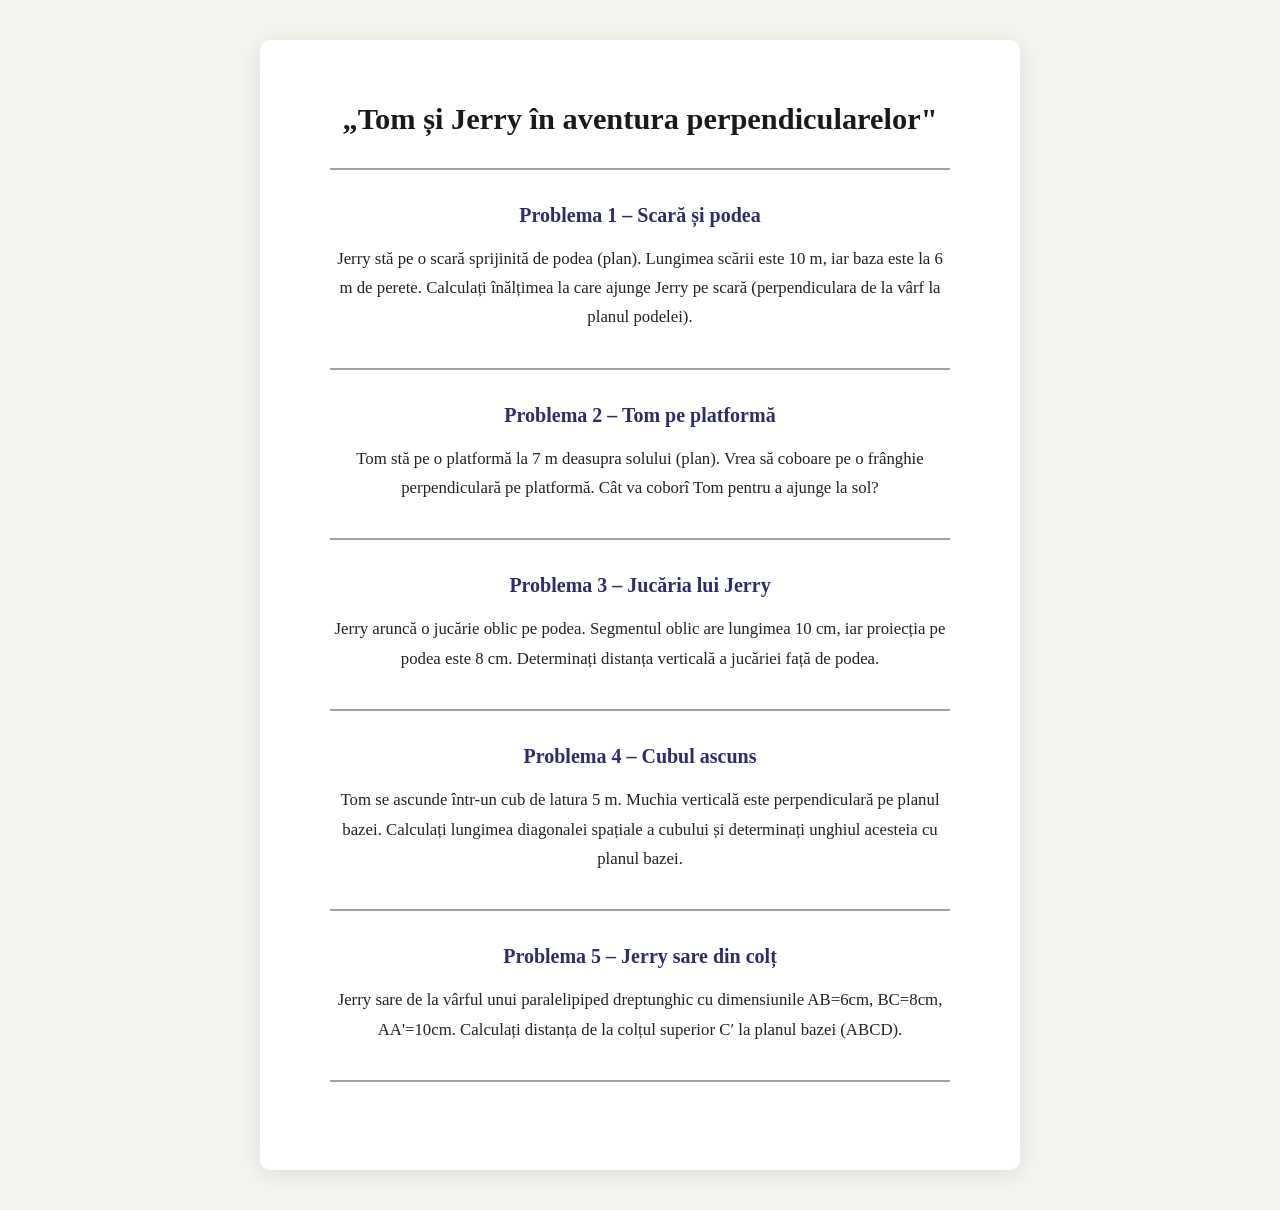
<file: aplicatii/Dreapta_perpendiculara_pe_plan_Tom_si_Jerry.html>
<!DOCTYPE html>
<html lang="ro">
<head>
  <meta charset="UTF-8">
  <meta name="viewport" content="width=device-width, initial-scale=1.0">
  <title>Tom și Jerry în aventura perpendicularelor</title>
  <style>
    * {
      box-sizing: border-box;
      margin: 0;
      padding: 0;
    }

    body {
      font-family: 'Georgia', 'Times New Roman', serif;
      background-color: #f5f5f0;
      color: #1a1a1a;
      padding: 40px 20px;
      line-height: 1.7;
    }

    .page {
      max-width: 760px;
      margin: 0 auto;
      background: #ffffff;
      border-radius: 10px;
      padding: 60px 70px;
      box-shadow: 0 4px 24px rgba(0,0,0,0.10);
    }

    .titlu-principal {
      font-size: 1.9rem;
      font-weight: bold;
      text-align: center;
      color: #1a1a1a;
      margin-bottom: 8px;
      line-height: 1.3;
    }

    hr.separator {
      border: none;
      border-top: 2px solid #a0a0a0;
      margin: 28px 0;
    }

    .problema {
      margin-bottom: 36px;
    }

    .problema-titlu {
      font-size: 1.25rem;
      font-weight: bold;
      color: #2c2c6e;
      margin-bottom: 12px;
      text-align: center;
    }

    .problema-text {
      font-size: 1.05rem;
      text-align: center;
      color: #222;
      line-height: 1.75;
    }
  </style>
</head>
<body>
  <div class="page">

    <h1 class="titlu-principal">„Tom și Jerry în aventura perpendicularelor"</h1>

    <hr class="separator">

    <div class="problema">
      <div class="problema-titlu">Problema 1 – Scară și podea</div>
      <p class="problema-text">
        Jerry stă pe o scară sprijinită de podea (plan). Lungimea scării este 10 m, iar baza este la 6 m de perete.
        Calculați înălțimea la care ajunge Jerry pe scară (perpendiculara de la vârf la planul podelei).
      </p>
    </div>

    <hr class="separator">

    <div class="problema">
      <div class="problema-titlu">Problema 2 – Tom pe platformă</div>
      <p class="problema-text">
        Tom stă pe o platformă la 7 m deasupra solului (plan). Vrea să coboare pe o frânghie perpendiculară pe platformă.
        Cât va coborî Tom pentru a ajunge la sol?
      </p>
    </div>

    <hr class="separator">

    <div class="problema">
      <div class="problema-titlu">Problema 3 – Jucăria lui Jerry</div>
      <p class="problema-text">
        Jerry aruncă o jucărie oblic pe podea. Segmentul oblic are lungimea 10 cm, iar proiecția pe podea este 8 cm.
        Determinați distanța verticală a jucăriei față de podea.
      </p>
    </div>

    <hr class="separator">

    <div class="problema">
      <div class="problema-titlu">Problema 4 – Cubul ascuns</div>
      <p class="problema-text">
        Tom se ascunde într-un cub de latura 5 m. Muchia verticală este perpendiculară pe planul bazei.
        Calculați lungimea diagonalei spațiale a cubului și determinați unghiul acesteia cu planul bazei.
      </p>
    </div>

    <hr class="separator">

    <div class="problema">
      <div class="problema-titlu">Problema 5 – Jerry sare din colț</div>
      <p class="problema-text">
        Jerry sare de la vârful unui paralelipiped dreptunghic cu dimensiunile AB=6cm, BC=8cm, AA'=10cm.
        Calculați distanța de la colțul superior C′ la planul bazei (ABCD).
      </p>
    </div>

    <hr class="separator">

  </div>
</body>
</html>
</file>
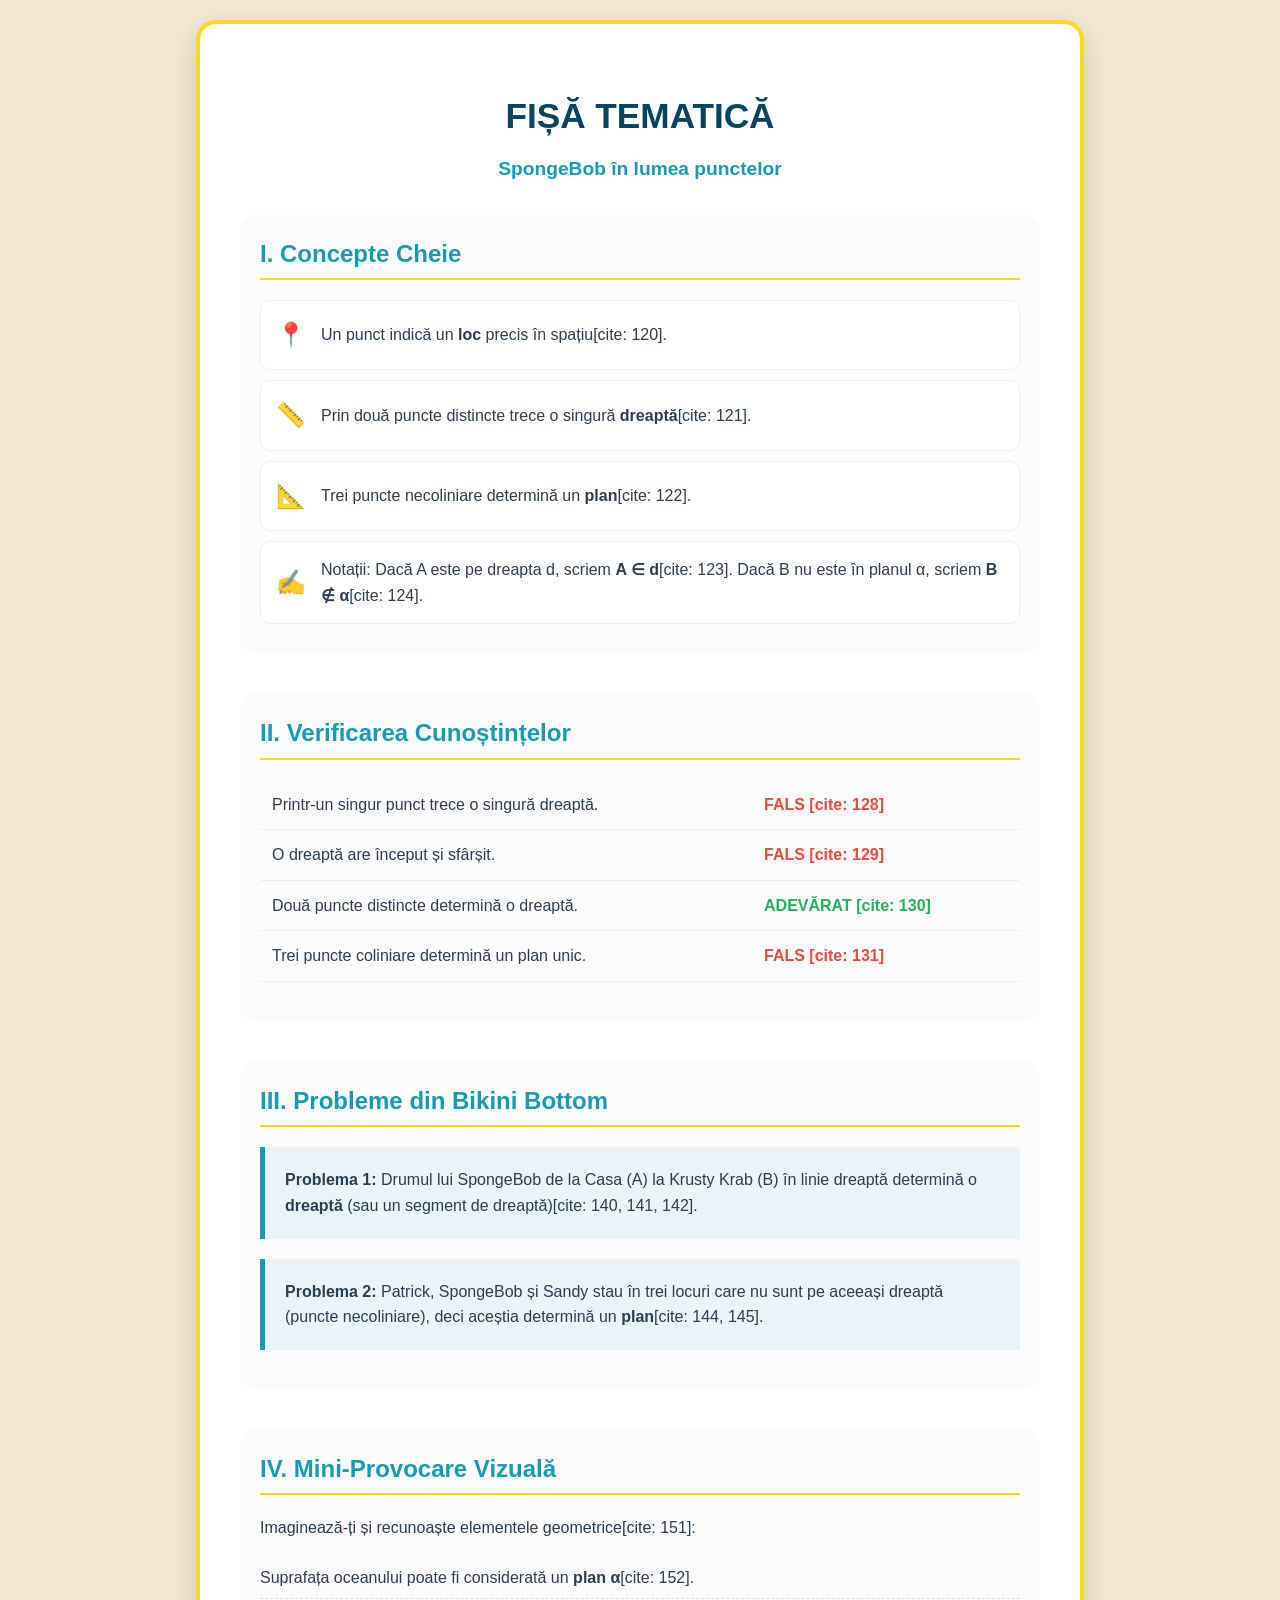
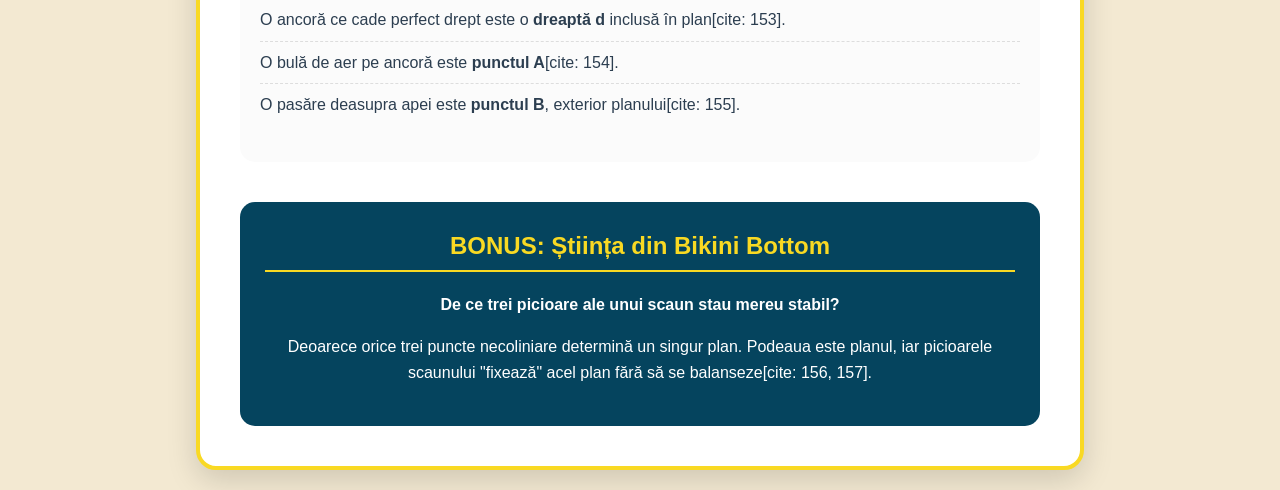
<file: aplicatii/fisa-tematica-spongebob.html>
<!DOCTYPE html>
<html lang="ro">
<head>
    <meta charset="UTF-8">
    <meta name="viewport" content="width=device-width, initial-scale=1.0">
    <title>Fișă Tematică: SpongeBob în Lumea Punctelor</title>
    <style>
        :root {
            --primary-yellow: #f9d923;
            --ocean-blue: #189ab4;
            --deep-blue: #05445e;
            --sand-color: #f3e9d2;
            --text-dark: #2c3e50;
        }

        body {
            font-family: 'Segoe UI', Roboto, Helvetica, Arial, sans-serif;
            background-color: var(--sand-color);
            color: var(--text-dark);
            line-height: 1.6;
            margin: 0;
            padding: 20px;
            display: flex;
            justify-content: center;
        }

        .container {
            max-width: 800px;
            background: #ffffff;
            padding: 40px;
            border-radius: 20px;
            box-shadow: 0 10px 30px rgba(0,0,0,0.15);
            text-align: center;
            border: 4px solid var(--primary-yellow);
        }

        h1 {
            color: var(--deep-blue);
            font-size: 2.2rem;
            margin-bottom: 10px;
            text-transform: uppercase;
            font-style: normal;
        }

        .subtitle {
            color: var(--ocean-blue);
            font-size: 1.2rem;
            font-weight: bold;
            margin-bottom: 30px;
        }

        section {
            margin-bottom: 40px;
            text-align: left;
            padding: 20px;
            border-radius: 15px;
            background: #fbfbfb;
        }

        h2 {
            color: var(--ocean-blue);
            border-bottom: 2px solid var(--primary-yellow);
            padding-bottom: 5px;
            margin-top: 0;
            font-style: normal;
        }

        .info-card {
            background: white;
            border: 1px solid #eee;
            padding: 15px;
            margin: 10px 0;
            border-radius: 10px;
            display: flex;
            align-items: center;
            gap: 15px;
        }

        .icon {
            font-size: 1.5rem;
        }

        .logic-table {
            width: 100%;
            border-collapse: collapse;
            margin: 20px 0;
        }

        .logic-table td {
            padding: 12px;
            border-bottom: 1px solid #eee;
        }

        .status-true { color: #27ae60; font-weight: bold; }
        .status-false { color: #e74c3c; font-weight: bold; }

        .challenge-box {
            background-color: #e8f4f8;
            border-left: 5px solid var(--ocean-blue);
            padding: 20px;
            margin: 20px 0;
        }

        .bonus-section {
            background: var(--deep-blue);
            color: white;
            padding: 25px;
            border-radius: 15px;
            margin-top: 30px;
        }

        .bonus-section h2 {
            color: var(--primary-yellow);
            border-color: var(--primary-yellow);
        }

        ul {
            list-style: none;
            padding: 0;
        }

        ul li {
            padding: 8px 0;
            border-bottom: 1px dashed #ddd;
        }

        ul li:last-child { border-bottom: none; }
    </style>
</head>
<body>

<div class="container">
    <h1>Fișă Tematică</h1>
    <div class="subtitle">SpongeBob în lumea punctelor</div>

    <section>
        <h2>I. Concepte Cheie</h2>
        <div class="info-card">
            <span class="icon">📍</span>
            <span>Un punct indică un <strong>loc</strong> precis în spațiu[cite: 120].</span>
        </div>
        <div class="info-card">
            <span class="icon">📏</span>
            <span>Prin două puncte distincte trece o singură <strong>dreaptă</strong>[cite: 121].</span>
        </div>
        <div class="info-card">
            <span class="icon">📐</span>
            <span>Trei puncte necoliniare determină un <strong>plan</strong>[cite: 122].</span>
        </div>
        <div class="info-card">
            <span class="icon">✍️</span>
            <span>Notații: Dacă A este pe dreapta d, scriem <strong>A ∈ d</strong>[cite: 123]. Dacă B nu este în planul α, scriem <strong>B ∉ α</strong>[cite: 124].</span>
        </div>
    </section>

    <section>
        <h2>II. Verificarea Cunoștințelor</h2>
        <table class="logic-table">
            <tr>
                <td>Printr-un singur punct trece o singură dreaptă.</td>
                <td class="status-false">FALS [cite: 128]</td>
            </tr>
            <tr>
                <td>O dreaptă are început și sfârșit.</td>
                <td class="status-false">FALS [cite: 129]</td>
            </tr>
            <tr>
                <td>Două puncte distincte determină o dreaptă.</td>
                <td class="status-true">ADEVĂRAT [cite: 130]</td>
            </tr>
            <tr>
                <td>Trei puncte coliniare determină un plan unic.</td>
                <td class="status-false">FALS [cite: 131]</td>
            </tr>
        </table>
    </section>

    <section>
        <h2>III. Probleme din Bikini Bottom</h2>
        <div class="challenge-box">
            <strong>Problema 1:</strong> Drumul lui SpongeBob de la Casa (A) la Krusty Krab (B) în linie dreaptă determină o <strong>dreaptă</strong> (sau un segment de dreaptă)[cite: 140, 141, 142].
        </div>
        <div class="challenge-box">
            <strong>Problema 2:</strong> Patrick, SpongeBob și Sandy stau în trei locuri care nu sunt pe aceeași dreaptă (puncte necoliniare), deci aceștia determină un <strong>plan</strong>[cite: 144, 145].
        </div>
    </section>

    <section>
        <h2>IV. Mini-Provocare Vizuală</h2>
        <p>Imaginează-ți și recunoaște elementele geometrice[cite: 151]:</p>
        <ul>
            <li>Suprafața oceanului poate fi considerată un <strong>plan α</strong>[cite: 152].</li>
            <li>O ancoră ce cade perfect drept este o <strong>dreaptă d</strong> inclusă în plan[cite: 153].</li>
            <li>O bulă de aer pe ancoră este <strong>punctul A</strong>[cite: 154].</li>
            <li>O pasăre deasupra apei este <strong>punctul B</strong>, exterior planului[cite: 155].</li>
        </ul>
    </section>

    <div class="bonus-section">
        <h2>BONUS: Știința din Bikini Bottom</h2>
        <p><strong>De ce trei picioare ale unui scaun stau mereu stabil?</strong></p>
        <p>Deoarece orice trei puncte necoliniare determină un singur plan. Podeaua este planul, iar picioarele scaunului "fixează" acel plan fără să se balanseze[cite: 156, 157].</p>
    </div>
</div>

</body>
</html>
</file>
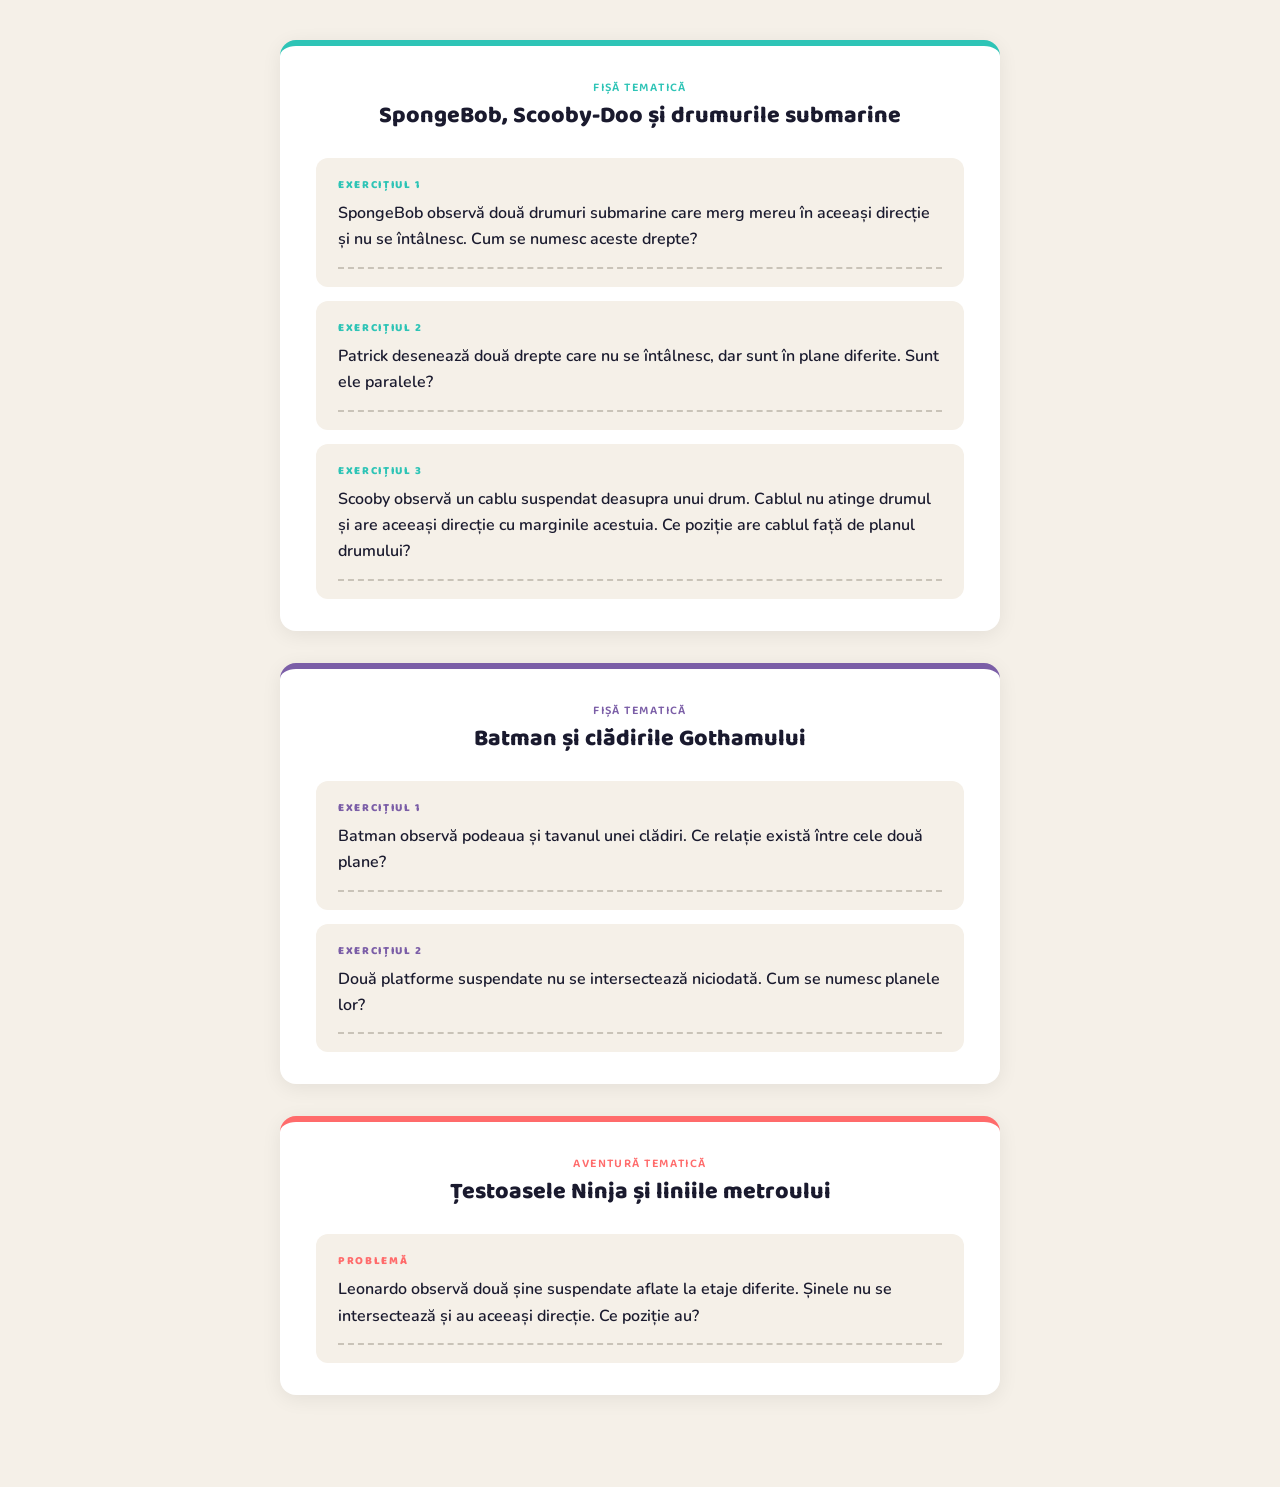
<file: aplicatii/fisa_tematica_paralelism.html>
<!DOCTYPE html>
<html lang="ro">
<head>
  <meta charset="UTF-8">
  <meta name="viewport" content="width=device-width, initial-scale=1.0">
  <title>Fișă Tematică – Paralelism</title>
  <link href="https://fonts.googleapis.com/css2?family=Nunito:wght@400;600;700;800&family=Baloo+2:wght@600;800&display=swap" rel="stylesheet">
  <style>
    :root {
      --yellow: #FFD23F;
      --blue:   #2EC4B6;
      --purple: #7B5EA7;
      --coral:  #FF6B6B;
      --green:  #3BB273;
      --bg:     #F5F0E8;
      --text:   #1A1A2E;
      --card-bg:#FFFFFF;
      --radius: 16px;
    }

    * { box-sizing: border-box; margin: 0; padding: 0; }

    body {
      background-color: var(--bg);
      font-family: 'Nunito', sans-serif;
      color: var(--text);
      padding: 40px 20px 60px;
    }

    .page {
      max-width: 720px;
      margin: 0 auto;
    }

    /* ── Section ── */
    .section {
      background: var(--card-bg);
      border-radius: var(--radius);
      padding: 32px 36px;
      margin-bottom: 32px;
      box-shadow: 0 4px 20px rgba(0,0,0,.07);
      border-top: 6px solid var(--blue);
      text-align: center;
    }

    .section:nth-child(2) { border-top-color: var(--purple); }
    .section:nth-child(3) { border-top-color: var(--coral);  }

    /* ── Section header ── */
    .section-type {
      font-family: 'Baloo 2', cursive;
      font-size: 0.75rem;
      font-weight: 600;
      letter-spacing: 0.12em;
      text-transform: uppercase;
      color: var(--blue);
      margin-bottom: 4px;
    }
    .section:nth-child(2) .section-type { color: var(--purple); }
    .section:nth-child(3) .section-type { color: var(--coral);  }

    .section-title {
      font-family: 'Baloo 2', cursive;
      font-size: 1.45rem;
      font-weight: 800;
      line-height: 1.25;
      margin-bottom: 28px;
      color: var(--text);
    }

    /* ── Exercise card ── */
    .exercise {
      background: var(--bg);
      border-radius: 12px;
      padding: 18px 22px;
      margin-bottom: 14px;
      text-align: left;
    }
    .exercise:last-child { margin-bottom: 0; }

    .exercise-label {
      font-family: 'Baloo 2', cursive;
      font-size: 0.7rem;
      font-weight: 800;
      letter-spacing: 0.15em;
      text-transform: uppercase;
      color: var(--blue);
      margin-bottom: 6px;
    }
    .section:nth-child(2) .exercise-label { color: var(--purple); }
    .section:nth-child(3) .exercise-label { color: var(--coral);  }

    .exercise p {
      font-size: 1rem;
      line-height: 1.65;
      font-weight: 600;
      color: var(--text);
    }

    /* ── Answer line ── */
    .answer-line {
      margin-top: 14px;
      border-bottom: 2px dashed #C9C3B8;
      height: 2px;
    }
    .answer-line + .answer-line { margin-top: 8px; }

    /* responsive */
    @media (max-width: 480px) {
      .section { padding: 24px 20px; }
      .section-title { font-size: 1.2rem; }
    }
  </style>
</head>
<body>
<div class="page">

  <!-- Section 1 -->
  <div class="section">
    <div class="section-type">Fișă tematică</div>
    <div class="section-title">SpongeBob, Scooby-Doo și drumurile submarine</div>

    <div class="exercise">
      <div class="exercise-label">Exercițiul 1</div>
      <p>SpongeBob observă două drumuri submarine care merg mereu în aceeași direcție și nu se întâlnesc. Cum se numesc aceste drepte?</p>
      <div class="answer-line"></div>
    </div>

    <div class="exercise">
      <div class="exercise-label">Exercițiul 2</div>
      <p>Patrick desenează două drepte care nu se întâlnesc, dar sunt în plane diferite. Sunt ele paralele?</p>
      <div class="answer-line"></div>
    </div>

    <div class="exercise">
      <div class="exercise-label">Exercițiul 3</div>
      <p>Scooby observă un cablu suspendat deasupra unui drum. Cablul nu atinge drumul și are aceeași direcție cu marginile acestuia. Ce poziție are cablul față de planul drumului?</p>
      <div class="answer-line"></div>
    </div>
  </div>

  <!-- Section 2 -->
  <div class="section">
    <div class="section-type">Fișă tematică</div>
    <div class="section-title">Batman și clădirile Gothamului</div>

    <div class="exercise">
      <div class="exercise-label">Exercițiul 1</div>
      <p>Batman observă podeaua și tavanul unei clădiri. Ce relație există între cele două plane?</p>
      <div class="answer-line"></div>
    </div>

    <div class="exercise">
      <div class="exercise-label">Exercițiul 2</div>
      <p>Două platforme suspendate nu se intersectează niciodată. Cum se numesc planele lor?</p>
      <div class="answer-line"></div>
    </div>
  </div>

  <!-- Section 3 -->
  <div class="section">
    <div class="section-type">Aventură tematică</div>
    <div class="section-title">Țestoasele Ninja și liniile metroului</div>

    <div class="exercise">
      <div class="exercise-label">Problemă</div>
      <p>Leonardo observă două șine suspendate aflate la etaje diferite. Șinele nu se intersectează și au aceeași direcție. Ce poziție au?</p>
      <div class="answer-line"></div>
    </div>
  </div>

</div>
</body>
</html>
</file>
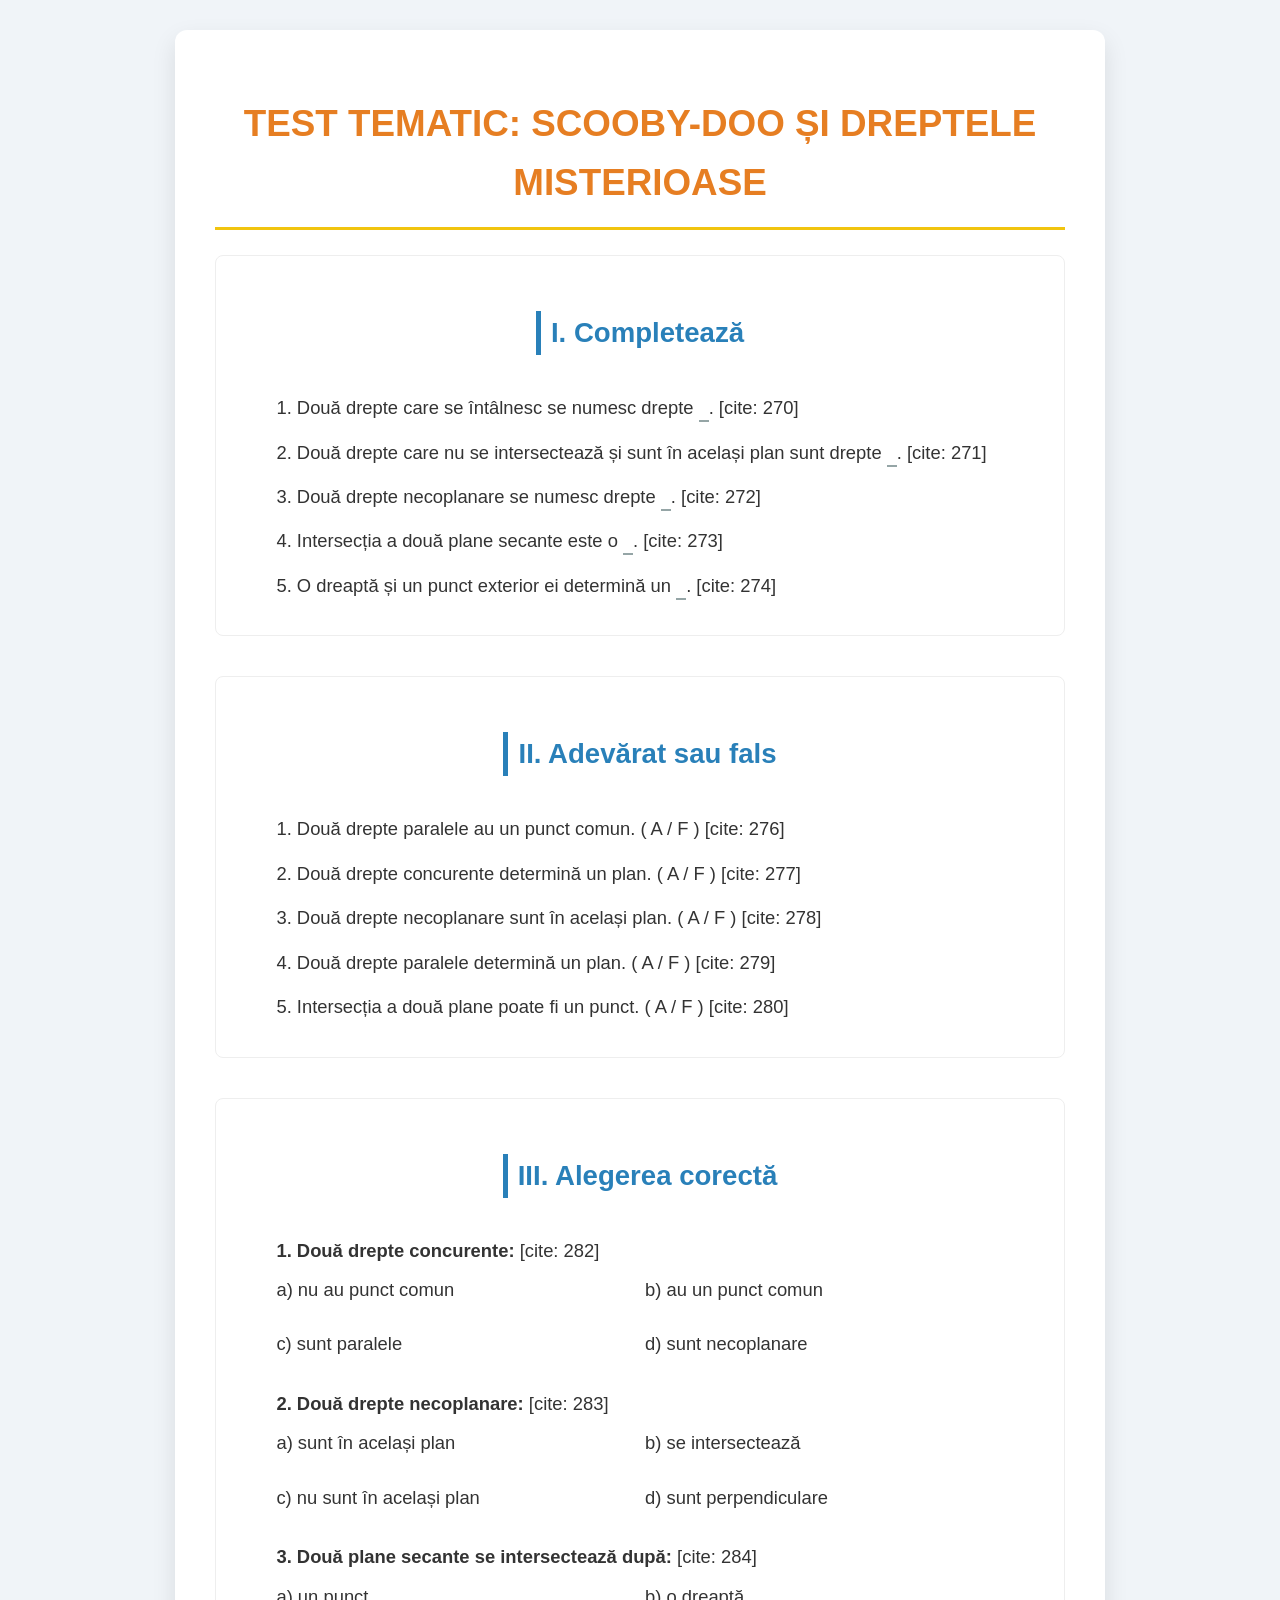
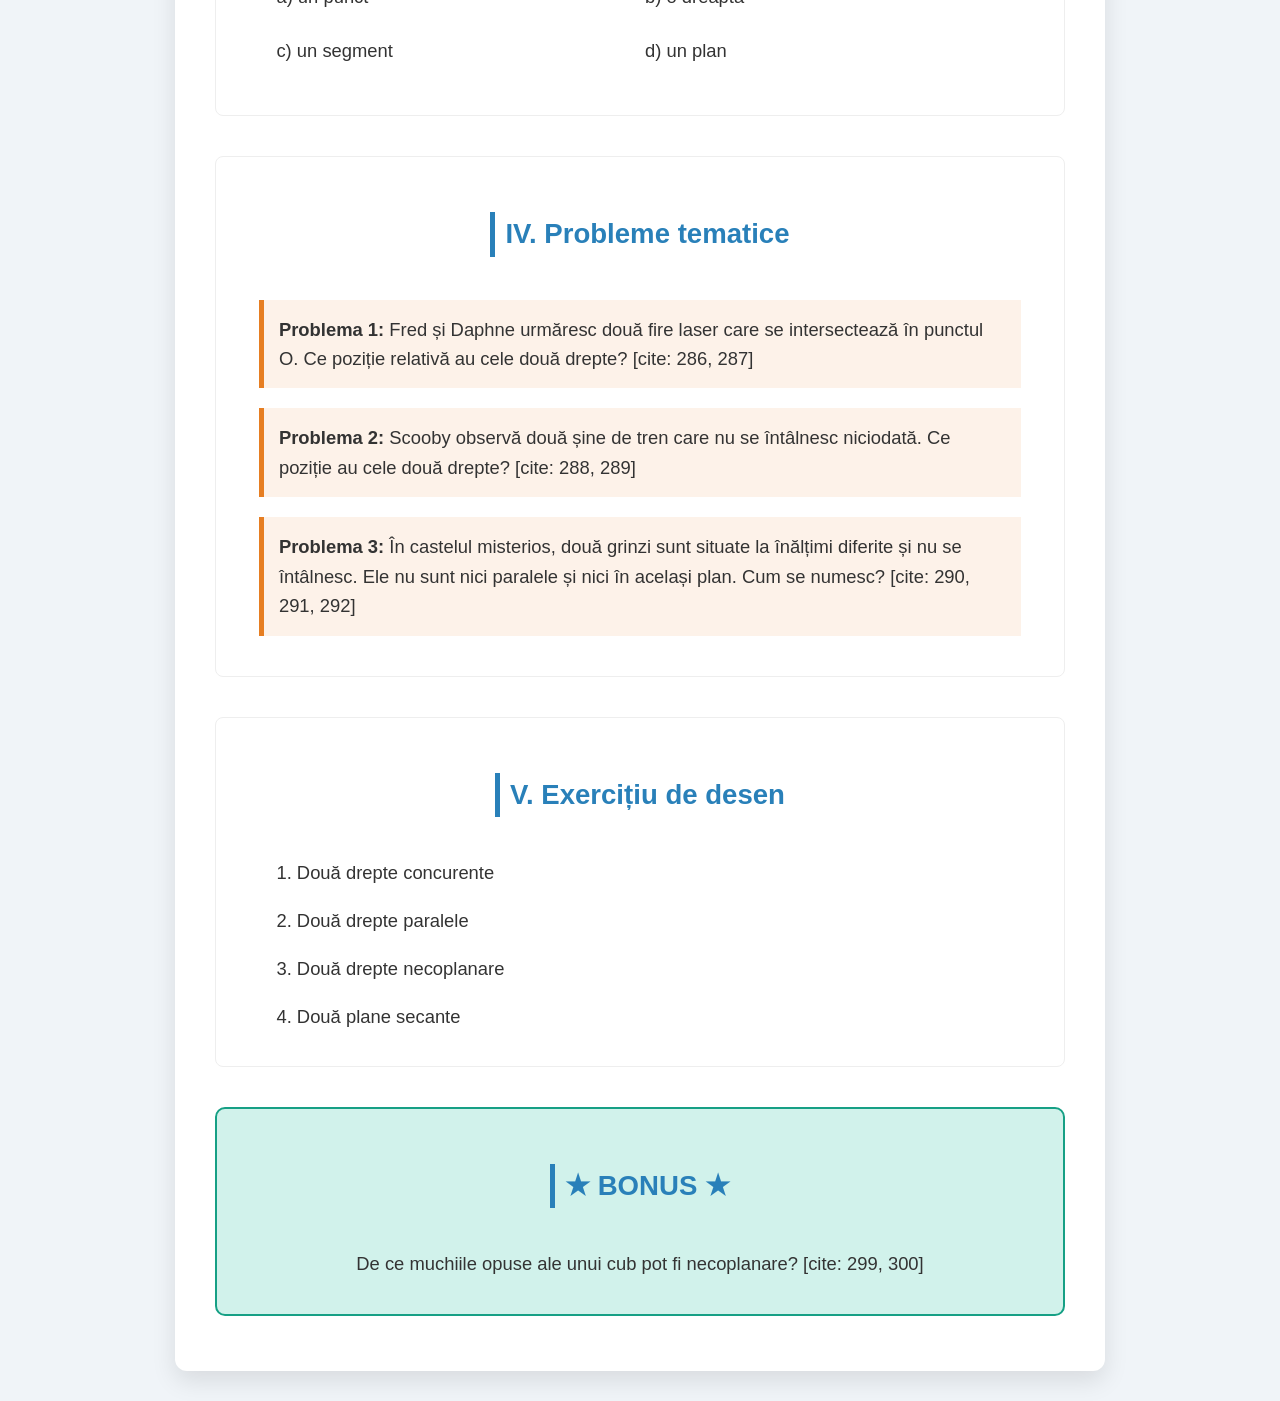
<file: aplicatii/scoby-doo-aplicatii.html>
<!doctype html>
<html lang="ro">
  <head>
    <meta charset="UTF-8" />
    <meta name="viewport" content="width=device-width, initial-scale=1.0" />
    <title>Test Tematic: Scooby-Doo și dreptele misterioase</title>
    <style>
      body {
        font-family: "Segoe UI", Tahoma, Geneva, Verdana, sans-serif;
        line-height: 1.6;
        color: #333;
        background-color: #f0f4f8;
        margin: 0;
        padding: 0;
        display: flex;
        justify-content: center;
      }

      .container {
        width: 85%;
        max-width: 850px;
        background: white;
        padding: 40px;
        margin: 30px;
        box-shadow: 0 10px 25px rgba(0, 0, 0, 0.1);
        border-radius: 12px;
        text-align: center;
      }

      h1 {
        color: #e67e22;
        border-bottom: 3px solid #f1c40f;
        padding-bottom: 15px;
        text-transform: uppercase;
      }

      h2 {
        color: #2980b9;
        margin-top: 35px;
        border-left: 5px solid #2980b9;
        padding-left: 10px;
        display: inline-block;
      }

      p,
      li,
      label,
      div {
        font-style: normal !important;
        font-size: 1.15rem;
        margin-bottom: 15px;
      }

      .section {
        margin-bottom: 40px;
        padding: 20px;
        border: 1px solid #eee;
        border-radius: 8px;
      }

      .quiz-item {
        text-align: left;
        margin: 15px auto;
        width: 90%;
        display: block;
      }

      .input-line {
        border: none;
        border-bottom: 2px dashed #95a5a6;
        width: 200px;
        outline: none;
        padding: 2px 5px;
      }

      .options-grid {
        display: grid;
        grid-template-columns: 1fr 1fr;
        gap: 10px;
        margin-top: 10px;
      }

      .problem-box {
        background-color: #fdf2e9;
        border-left: 5px solid #e67e22;
        padding: 15px;
        margin: 20px auto;
        text-align: left;
        width: 90%;
      }

      .drawing-space {
        border: 2px solid #bdc3c7;
        height: 150px;
        margin: 15px 0;
        background-color: #fafafa;
        border-radius: 5px;
        display: flex;
        align-items: center;
        justify-content: center;
        color: #95a5a6;
      }

      .bonus-section {
        background-color: #d1f2eb;
        border: 2px solid #16a085;
        padding: 20px;
        border-radius: 10px;
        margin-top: 30px;
      }

      .true-false {
        display: flex;
        justify-content: space-between;
        width: 100%;
      }
    </style>
  </head>
  <body>
    <div class="container">
      <h1>Test tematic: Scooby-Doo și dreptele misterioase</h1>

      <div class="section">
        <h2>I. Completează</h2>
        <div class="quiz-item">
          1. Două drepte care se întâlnesc se numesc drepte
          <span class="input-line"></span>. [cite: 270]
        </div>
        <div class="quiz-item">
          2. Două drepte care nu se intersectează și sunt în același plan sunt
          drepte <span class="input-line"></span>. [cite: 271]
        </div>
        <div class="quiz-item">
          3. Două drepte necoplanare se numesc drepte
          <span class="input-line"></span>. [cite: 272]
        </div>
        <div class="quiz-item">
          4. Intersecția a două plane secante este o
          <span class="input-line"></span>. [cite: 273]
        </div>
        <div class="quiz-item">
          5. O dreaptă și un punct exterior ei determină un
          <span class="input-line"></span>. [cite: 274]
        </div>
      </div>

      <div class="section">
        <h2>II. Adevărat sau fals</h2>
        <div class="quiz-item">
          1. Două drepte paralele au un punct comun. ( A / F ) [cite: 276]
        </div>
        <div class="quiz-item">
          2. Două drepte concurente determină un plan. ( A / F ) [cite: 277]
        </div>
        <div class="quiz-item">
          3. Două drepte necoplanare sunt în același plan. ( A / F ) [cite: 278]
        </div>
        <div class="quiz-item">
          4. Două drepte paralele determină un plan. ( A / F ) [cite: 279]
        </div>
        <div class="quiz-item">
          5. Intersecția a două plane poate fi un punct. ( A / F ) [cite: 280]
        </div>
      </div>

      <div class="section">
        <h2>III. Alegerea corectă</h2>
        <div class="quiz-item">
          <strong>1. Două drepte concurente:</strong> [cite: 282]
          <div class="options-grid">
            <div>a) nu au punct comun</div>
            <div>b) au un punct comun</div>
            <div>c) sunt paralele</div>
            <div>d) sunt necoplanare</div>
          </div>
        </div>
        <div class="quiz-item">
          <strong>2. Două drepte necoplanare:</strong> [cite: 283]
          <div class="options-grid">
            <div>a) sunt în același plan</div>
            <div>b) se intersectează</div>
            <div>c) nu sunt în același plan</div>
            <div>d) sunt perpendiculare</div>
          </div>
        </div>
        <div class="quiz-item">
          <strong>3. Două plane secante se intersectează după:</strong> [cite:
          284]
          <div class="options-grid">
            <div>a) un punct</div>
            <div>b) o dreaptă</div>
            <div>c) un segment</div>
            <div>d) un plan</div>
          </div>
        </div>
      </div>

      <div class="section">
        <h2>IV. Probleme tematice</h2>
        <div class="problem-box">
          <strong>Problema 1:</strong> Fred și Daphne urmăresc două fire laser
          care se intersectează în punctul O. Ce poziție relativă au cele două
          drepte? [cite: 286, 287]
        </div>
        <div class="problem-box">
          <strong>Problema 2:</strong> Scooby observă două șine de tren care nu
          se întâlnesc niciodată. Ce poziție au cele două drepte? [cite: 288,
          289]
        </div>
        <div class="problem-box">
          <strong>Problema 3:</strong> În castelul misterios, două grinzi sunt
          situate la înălțimi diferite și nu se întâlnesc. Ele nu sunt nici
          paralele și nici în același plan. Cum se numesc? [cite: 290, 291, 292]
        </div>
      </div>

      <div class="section">
        <h2>V. Exercițiu de desen</h2>
        <div class="quiz-item">
          <p>1. Două drepte concurente</p>

          <p>2. Două drepte paralele</p>

          <p>3. Două drepte necoplanare</p>

          <p>4. Două plane secante</p>
        </div>
      </div>

      <div class="bonus-section">
        <h2>★ BONUS ★</h2>
        <p>
          De ce muchiile opuse ale unui cub pot fi necoplanare? [cite: 299, 300]
        </p>
      </div>
    </div>
  </body>
</html>
</file>
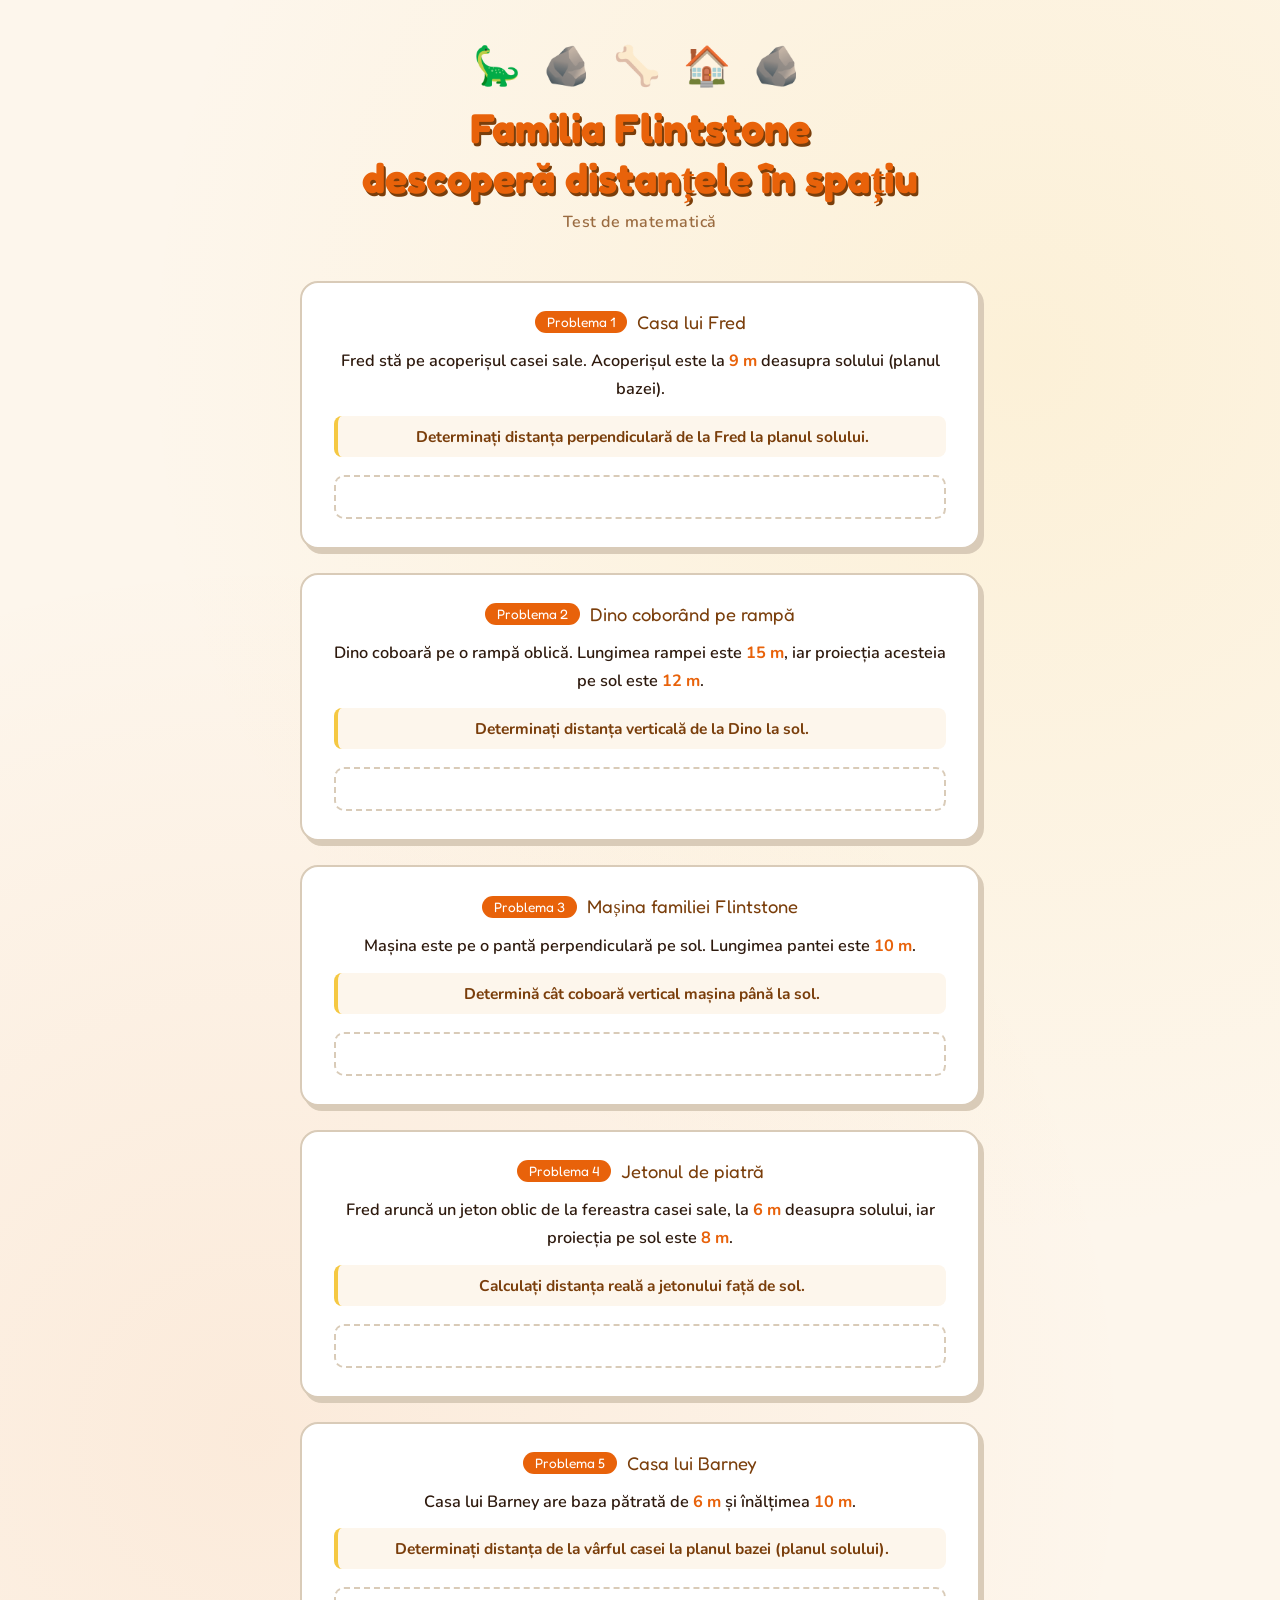
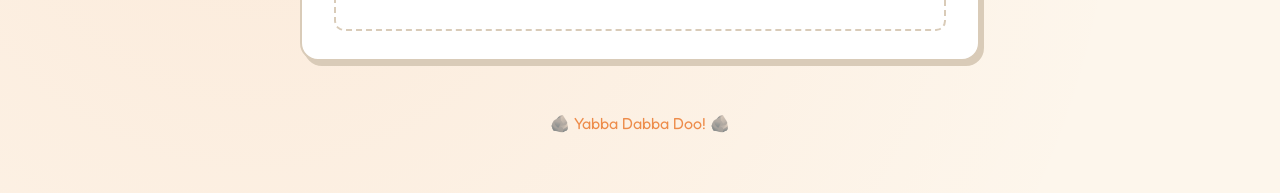
<file: aplicatii/test_flinstone.html>
<!DOCTYPE html>
<html lang="ro">
<head>
  <meta charset="UTF-8" />
  <meta name="viewport" content="width=device-width, initial-scale=1.0"/>
  <title>Test – Familia Flintstone</title>
  <link href="https://fonts.googleapis.com/css2?family=Fredoka+One&family=Nunito:wght@400;600;700&display=swap" rel="stylesheet"/>
  <style>
    :root {
      --orange: #e8620a;
      --yellow: #f5c842;
      --brown: #7a3e0b;
      --cream: #fdf6ec;
      --stone: #d9cbb8;
      --text: #2e1a0e;
    }

    * { box-sizing: border-box; margin: 0; padding: 0; }

    body {
      background-color: var(--cream);
      background-image:
        radial-gradient(circle at 20% 80%, rgba(232,98,10,0.08) 0%, transparent 50%),
        radial-gradient(circle at 80% 20%, rgba(245,200,66,0.12) 0%, transparent 50%);
      font-family: 'Nunito', sans-serif;
      color: var(--text);
      min-height: 100vh;
      padding: 40px 16px 60px;
      display: flex;
      flex-direction: column;
      align-items: center;
    }

    header {
      text-align: center;
      margin-bottom: 48px;
    }

    header .emoji-row {
      font-size: 2.4rem;
      margin-bottom: 10px;
      letter-spacing: 6px;
    }

    header h1 {
      font-family: 'Fredoka One', cursive;
      font-size: clamp(1.6rem, 5vw, 2.6rem);
      color: var(--orange);
      text-shadow: 2px 3px 0 var(--brown);
      line-height: 1.2;
    }

    header .subtitle {
      margin-top: 8px;
      font-size: 1rem;
      font-weight: 600;
      color: var(--brown);
      opacity: 0.75;
      letter-spacing: 0.5px;
    }

    .problems {
      display: flex;
      flex-direction: column;
      gap: 24px;
      width: 100%;
      max-width: 680px;
    }

    .card {
      background: #fff;
      border: 2.5px solid var(--stone);
      border-radius: 18px;
      padding: 28px 32px;
      box-shadow: 4px 5px 0 var(--stone);
      text-align: center;
      transition: transform 0.15s ease, box-shadow 0.15s ease;
    }

    .card:hover {
      transform: translateY(-3px);
      box-shadow: 4px 8px 0 var(--stone);
    }

    .card-header {
      display: flex;
      align-items: center;
      justify-content: center;
      gap: 10px;
      margin-bottom: 14px;
    }

    .badge {
      background: var(--orange);
      color: #fff;
      font-family: 'Fredoka One', cursive;
      font-size: 0.85rem;
      padding: 3px 12px;
      border-radius: 20px;
      white-space: nowrap;
    }

    .card-title {
      font-family: 'Fredoka One', cursive;
      font-size: 1.15rem;
      color: var(--brown);
    }

    .card p {
      font-size: 1.02rem;
      line-height: 1.75;
      color: var(--text);
      font-weight: 600;
    }

    .card p span.key {
      color: var(--orange);
      font-weight: 700;
    }

    .card .question {
      margin-top: 12px;
      background: var(--cream);
      border-left: 4px solid var(--yellow);
      border-radius: 8px;
      padding: 10px 16px;
      font-size: 0.97rem;
      font-weight: 700;
      color: var(--brown);
    }

    .answer-box {
      margin-top: 18px;
      border: 2px dashed var(--stone);
      border-radius: 10px;
      height: 44px;
    }

    footer {
      margin-top: 52px;
      text-align: center;
      font-family: 'Fredoka One', cursive;
      font-size: 1rem;
      color: var(--orange);
      opacity: 0.7;
    }
  </style>
</head>
<body>

  <header>
    <div class="emoji-row">🦕 🪨 🦴 🏠 🪨</div>
    <h1>Familia Flintstone<br>descoperă distanțele în spațiu</h1>
    <p class="subtitle">Test de matematică</p>
  </header>

  <div class="problems">

    <div class="card">
      <div class="card-header">
        <span class="badge">Problema 1</span>
        <span class="card-title">Casa lui Fred</span>
      </div>
      <p>
        Fred stă pe acoperișul casei sale.
        Acoperișul este la <span class="key">9 m</span> deasupra solului (planul bazei).
      </p>
      <div class="question">Determinați distanța perpendiculară de la Fred la planul solului.</div>
      <div class="answer-box"></div>
    </div>

    <div class="card">
      <div class="card-header">
        <span class="badge">Problema 2</span>
        <span class="card-title">Dino coborând pe rampă</span>
      </div>
      <p>
        Dino coboară pe o rampă oblică.
        Lungimea rampei este <span class="key">15 m</span>,
        iar proiecția acesteia pe sol este <span class="key">12 m</span>.
      </p>
      <div class="question">Determinați distanța verticală de la Dino la sol.</div>
      <div class="answer-box"></div>
    </div>

    <div class="card">
      <div class="card-header">
        <span class="badge">Problema 3</span>
        <span class="card-title">Mașina familiei Flintstone</span>
      </div>
      <p>
        Mașina este pe o pantă perpendiculară pe sol.
        Lungimea pantei este <span class="key">10 m</span>.
      </p>
      <div class="question">Determină cât coboară vertical mașina până la sol.</div>
      <div class="answer-box"></div>
    </div>

    <div class="card">
      <div class="card-header">
        <span class="badge">Problema 4</span>
        <span class="card-title">Jetonul de piatră</span>
      </div>
      <p>
        Fred aruncă un jeton oblic de la fereastra casei sale,
        la <span class="key">6 m</span> deasupra solului,
        iar proiecția pe sol este <span class="key">8 m</span>.
      </p>
      <div class="question">Calculați distanța reală a jetonului față de sol.</div>
      <div class="answer-box"></div>
    </div>

    <div class="card">
      <div class="card-header">
        <span class="badge">Problema 5</span>
        <span class="card-title">Casa lui Barney</span>
      </div>
      <p>
        Casa lui Barney are baza pătrată de <span class="key">6 m</span>
        și înălțimea <span class="key">10 m</span>.
      </p>
      <div class="question">Determinați distanța de la vârful casei la planul bazei (planul solului).</div>
      <div class="answer-box"></div>
    </div>

  </div>

  <footer>🪨 Yabba Dabba Doo! 🪨</footer>

</body>
</html>
</file>
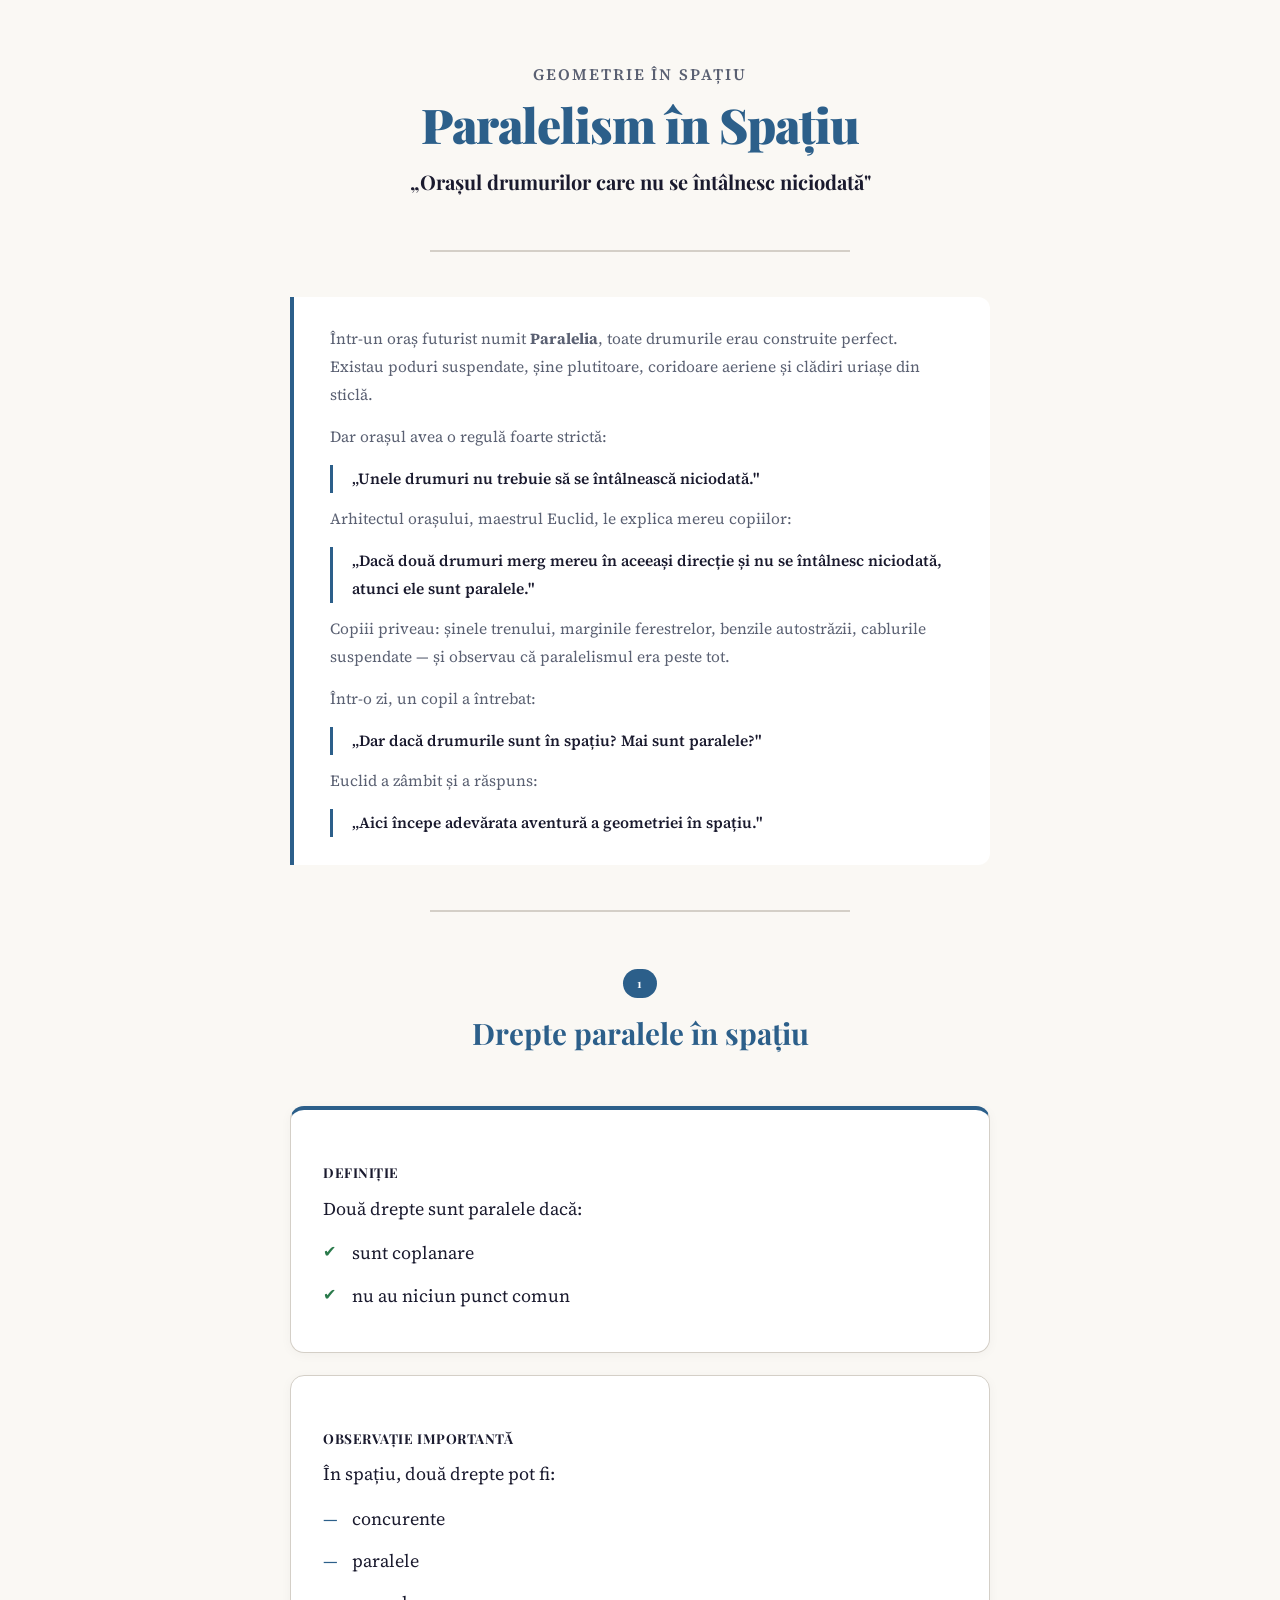
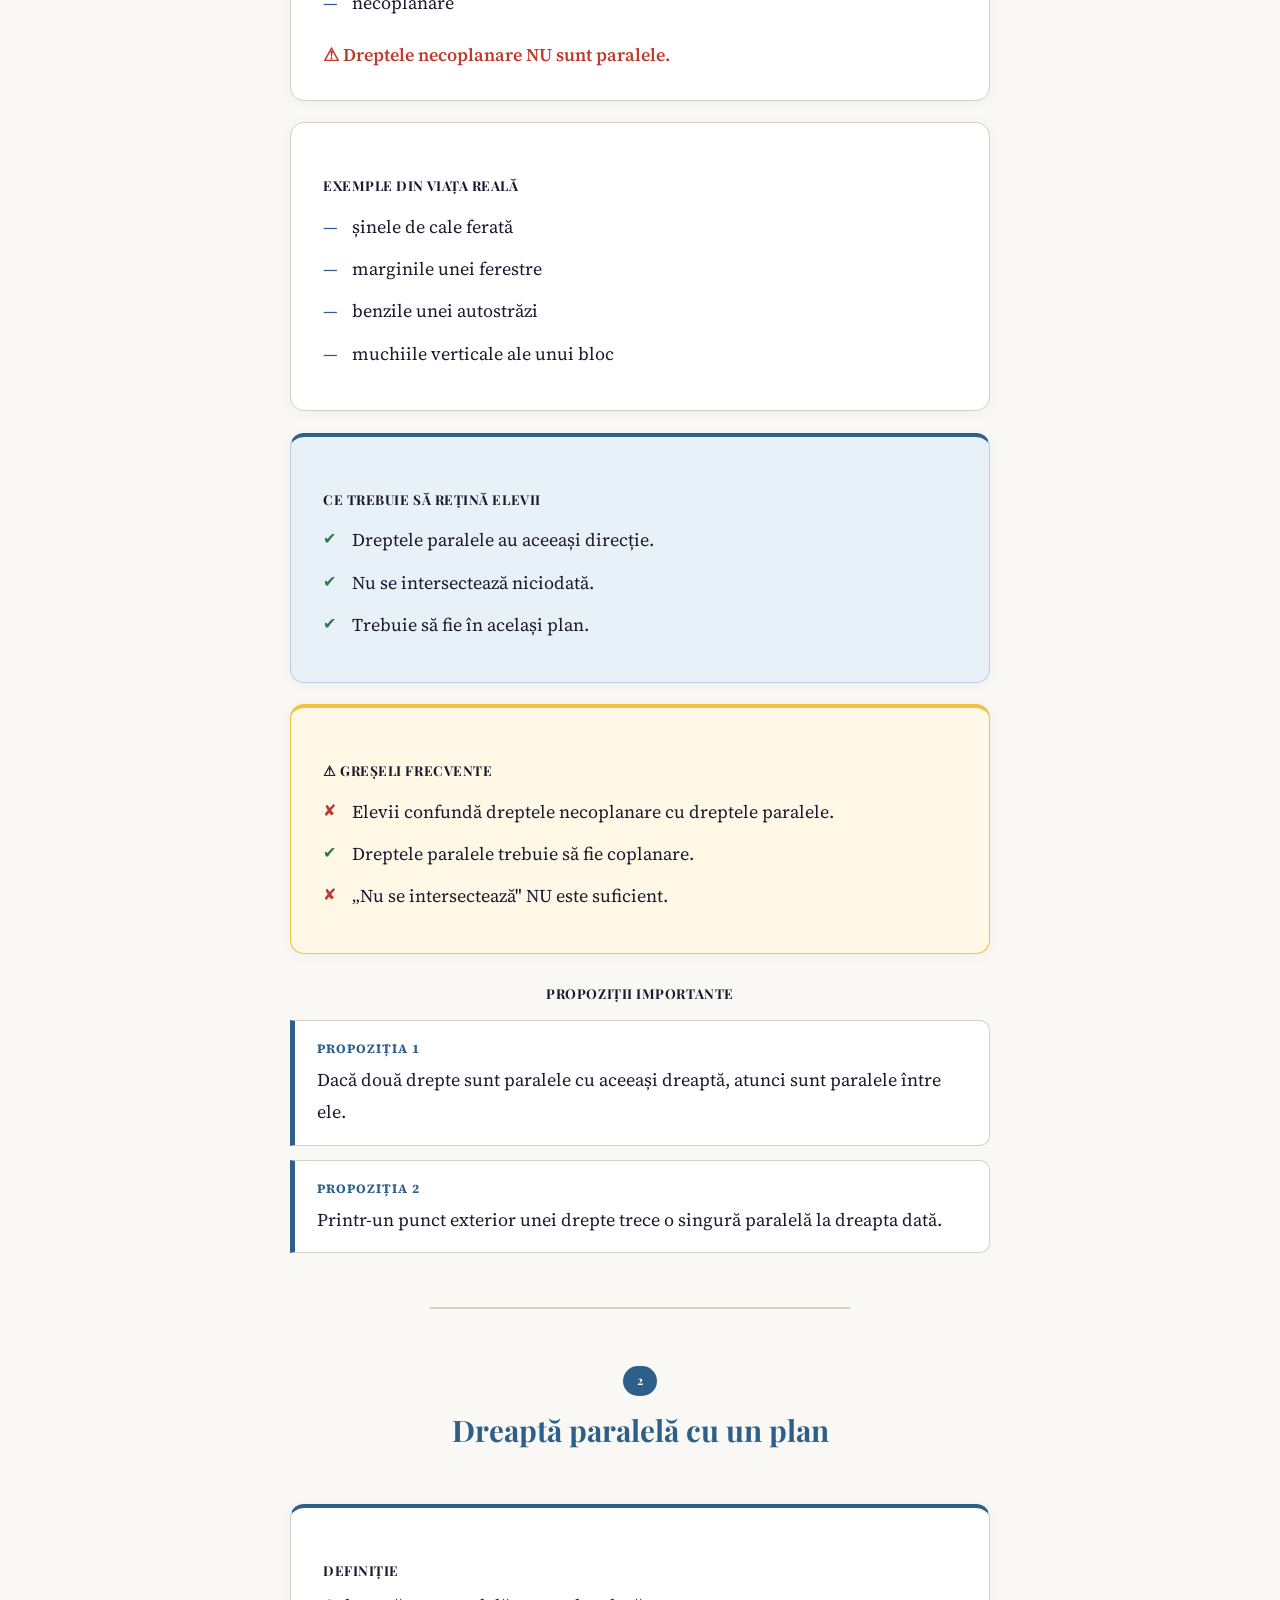
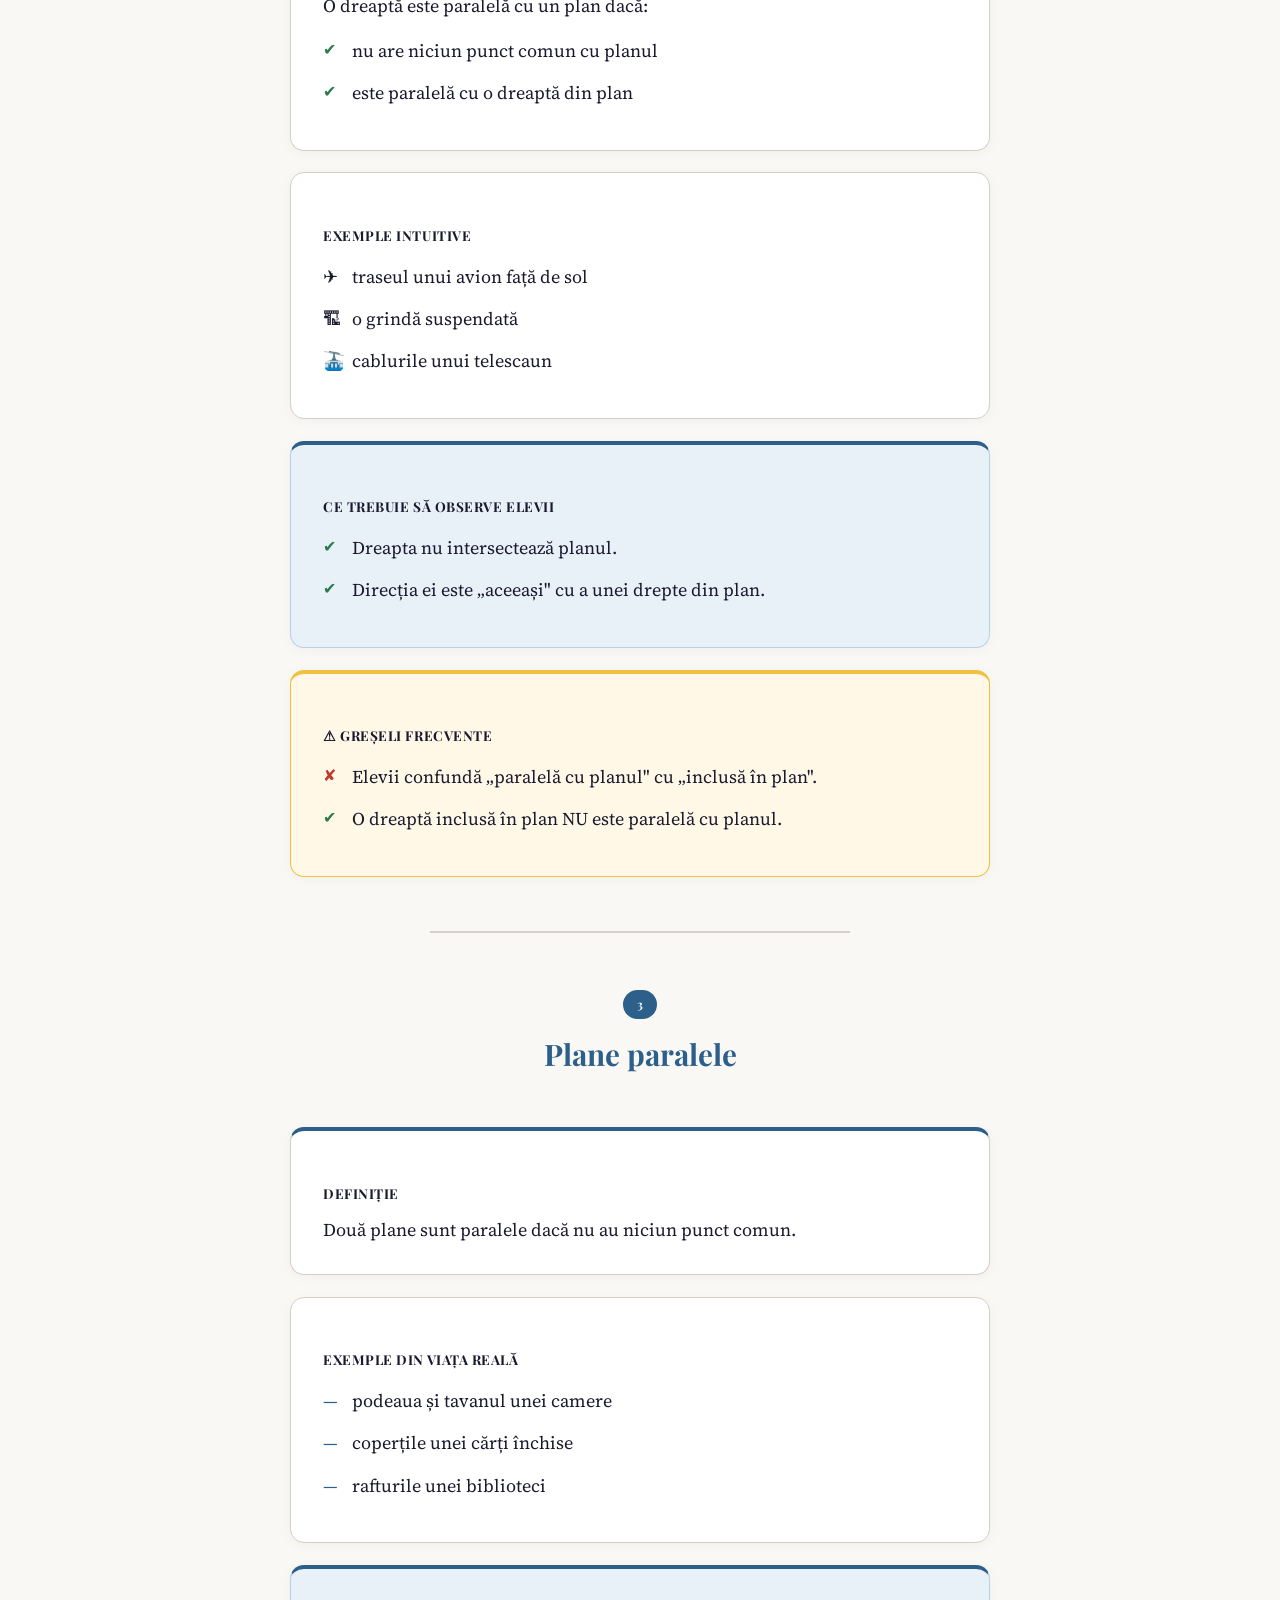
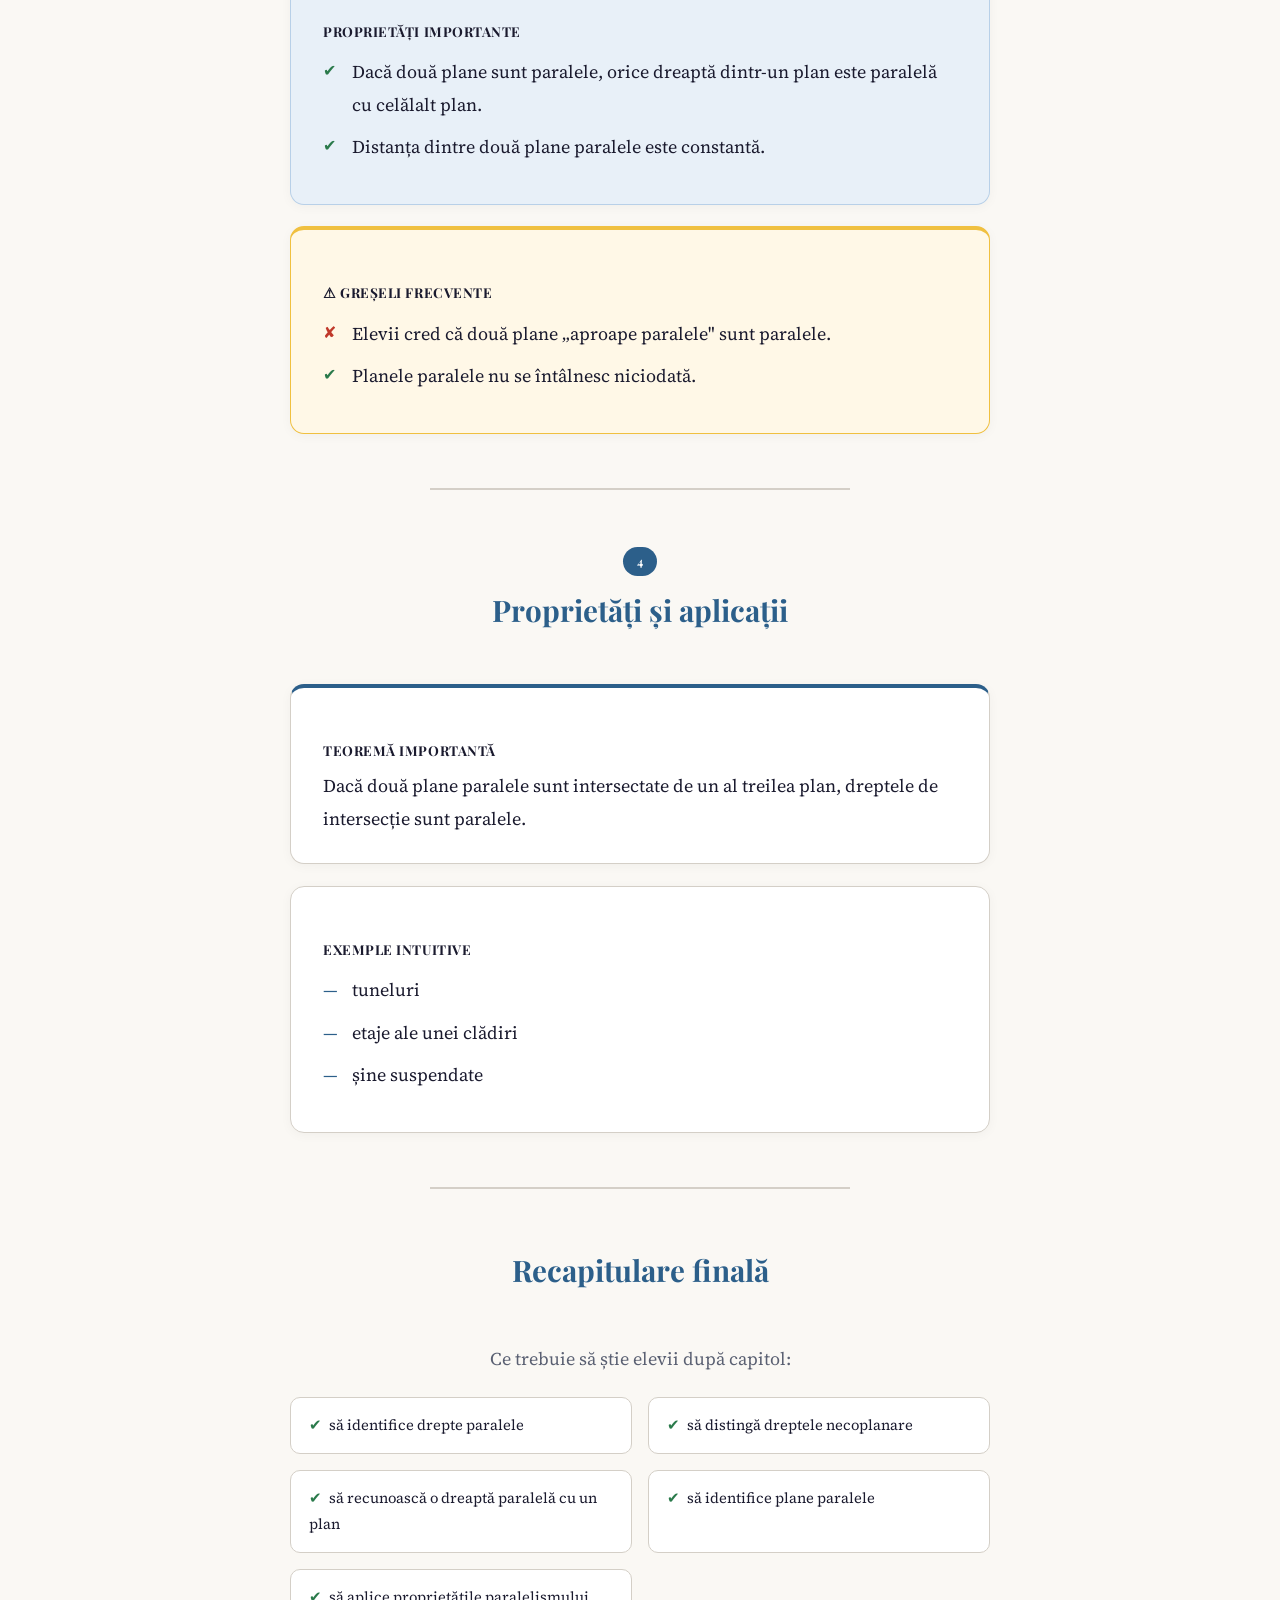
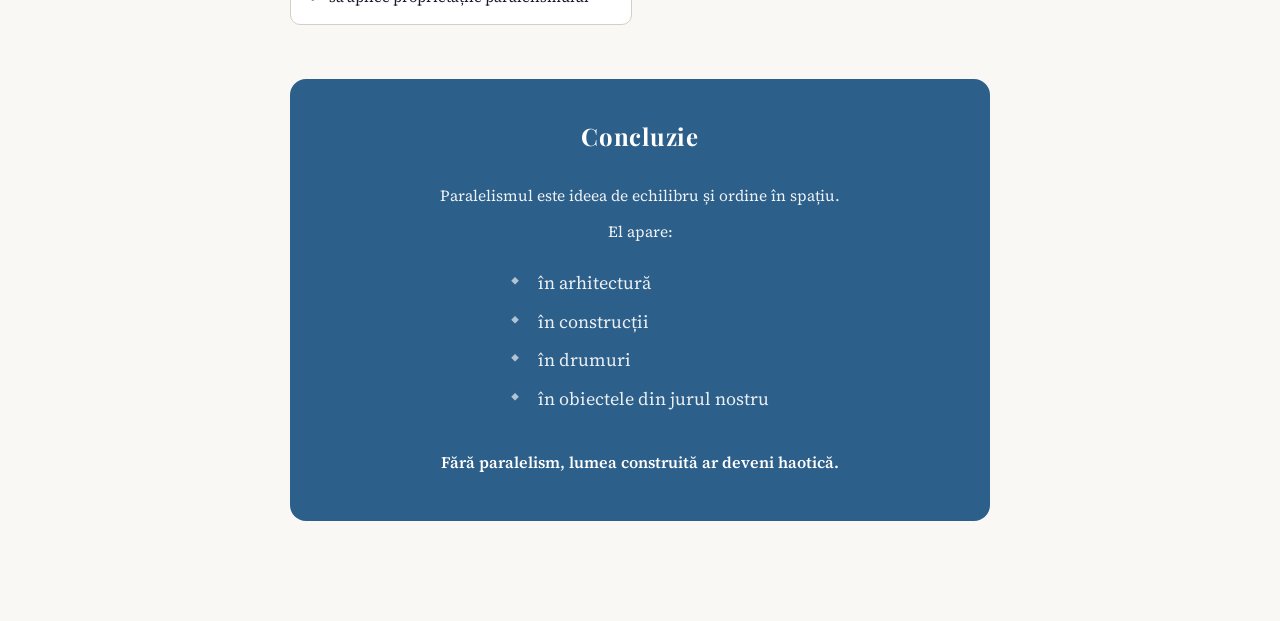
<file: paralelism/PARALELISM.html>
<!DOCTYPE html>
<html lang="ro">
<head>
  <meta charset="UTF-8">
  <meta name="viewport" content="width=device-width, initial-scale=1.0">
  <title>Paralelism în Spațiu</title>
  <link href="https://fonts.googleapis.com/css2?family=Playfair+Display:wght@700;900&family=Source+Serif+4:wght@300;400;600&display=swap" rel="stylesheet">
  <style>
    :root {
      --bg: #faf8f4;
      --text: #1a1a2e;
      --accent: #2c5f8a;
      --accent-light: #e8f0f8;
      --muted: #5a6072;
      --border: #d4cfc7;
      --warning-bg: #fff8e7;
      --warning-border: #f0c040;
      --check-color: #2a7a4b;
      --cross-color: #c0392b;
    }

    * { box-sizing: border-box; margin: 0; padding: 0; }

    body {
      background: var(--bg);
      color: var(--text);
      font-family: 'Source Serif 4', Georgia, serif;
      font-weight: 400;
      font-size: 18px;
      line-height: 1.8;
    }

    .page {
      max-width: 780px;
      margin: 0 auto;
      padding: 60px 40px 100px;
      text-align: center;
    }

    /* ── HEADER ── */
    .main-title {
      font-family: 'Playfair Display', serif;
      font-size: 3rem;
      font-weight: 900;
      letter-spacing: -0.02em;
      color: var(--accent);
      margin-bottom: 0.25em;
      line-height: 1.15;
    }

    .subtitle {
      font-size: 1rem;
      font-weight: 600;
      letter-spacing: 0.12em;
      text-transform: uppercase;
      color: var(--muted);
      margin-bottom: 0.5em;
    }

    .story-title {
      font-family: 'Playfair Display', serif;
      font-size: 1.25rem;
      font-weight: 700;
      color: var(--text);
      margin-bottom: 2.5em;
    }

    hr.divider {
      border: none;
      border-top: 2px solid var(--border);
      margin: 2.5em auto;
      width: 60%;
    }

    /* ── STORY SECTION ── */
    .story {
      background: white;
      border-left: 4px solid var(--accent);
      border-radius: 0 12px 12px 0;
      padding: 28px 36px;
      margin: 2em 0;
      text-align: left;
      color: var(--muted);
      font-size: 0.97rem;
    }

    .story p { margin-bottom: 0.9em; }
    .story p:last-child { margin-bottom: 0; }

    .story .quote {
      font-weight: 600;
      color: var(--text);
      padding-left: 1.2em;
      border-left: 3px solid var(--accent);
      margin: 0.8em 0;
    }

    .story ul {
      list-style: none;
      padding: 0;
      margin: 0.5em 0 0.5em 1.5em;
    }

    .story ul li::before {
      content: "–";
      margin-right: 0.5em;
      color: var(--accent);
    }

    /* ── SECTION HEADINGS ── */
    .section-num {
      display: inline-block;
      background: var(--accent);
      color: white;
      font-family: 'Playfair Display', serif;
      font-size: 0.75rem;
      font-weight: 700;
      letter-spacing: 0.08em;
      text-transform: uppercase;
      padding: 4px 14px;
      border-radius: 20px;
      margin-bottom: 0.6em;
    }

    h2.section-title {
      font-family: 'Playfair Display', serif;
      font-size: 1.85rem;
      font-weight: 700;
      color: var(--accent);
      margin-bottom: 1.6em;
    }

    h3.block-title {
      font-family: 'Playfair Display', serif;
      font-size: 1.1rem;
      font-weight: 700;
      color: var(--text);
      letter-spacing: 0.04em;
      margin: 1.6em 0 0.6em;
      text-transform: uppercase;
      font-size: 0.85rem;
    }

    /* ── CARDS ── */
    .card {
      background: white;
      border: 1px solid var(--border);
      border-radius: 14px;
      padding: 28px 32px;
      margin: 1.2em 0;
      text-align: left;
      box-shadow: 0 2px 12px rgba(0,0,0,0.04);
    }

    .card.definition {
      border-top: 4px solid var(--accent);
    }

    .card.warning {
      background: var(--warning-bg);
      border: 1px solid var(--warning-border);
      border-top: 4px solid var(--warning-border);
    }

    .card.summary {
      background: var(--accent-light);
      border: 1px solid #b8d0e8;
      border-top: 4px solid var(--accent);
    }

    .card ul {
      list-style: none;
      padding: 0;
      margin: 0.4em 0;
    }

    .card ul li {
      padding: 5px 0;
      padding-left: 1.6em;
      position: relative;
    }

    .card ul li.check::before {
      content: "✔";
      position: absolute;
      left: 0;
      color: var(--check-color);
      font-size: 0.9em;
    }

    .card ul li.cross::before {
      content: "✘";
      position: absolute;
      left: 0;
      color: var(--cross-color);
      font-size: 0.9em;
    }

    .card ul li.dash::before {
      content: "—";
      position: absolute;
      left: 0;
      color: var(--accent);
    }

    .card ul li.icon::before {
      content: attr(data-icon);
      position: absolute;
      left: 0;
    }

    .propozitie {
      background: white;
      border: 1px solid var(--border);
      border-left: 5px solid var(--accent);
      border-radius: 0 10px 10px 0;
      padding: 16px 22px;
      margin: 0.8em 0;
      text-align: left;
    }

    .propozitie strong {
      display: block;
      color: var(--accent);
      font-size: 0.8rem;
      text-transform: uppercase;
      letter-spacing: 0.08em;
      margin-bottom: 0.3em;
    }

    /* ── FINAL RECAPITULARE ── */
    .recap-grid {
      display: grid;
      grid-template-columns: 1fr 1fr;
      gap: 16px;
      margin: 1em 0;
    }

    @media (max-width: 560px) {
      .recap-grid { grid-template-columns: 1fr; }
      .main-title { font-size: 2.1rem; }
      .page { padding: 40px 20px 80px; }
    }

    .recap-item {
      background: white;
      border: 1px solid var(--border);
      border-radius: 10px;
      padding: 14px 18px;
      text-align: left;
      font-size: 0.92rem;
    }

    .recap-item::before {
      content: "✔";
      color: var(--check-color);
      margin-right: 0.5em;
    }

    /* ── CONCLUZIE ── */
    .concluzie {
      background: var(--accent);
      color: white;
      border-radius: 16px;
      padding: 36px 40px;
      margin-top: 2.5em;
      text-align: center;
    }

    .concluzie h2 {
      font-family: 'Playfair Display', serif;
      font-size: 1.5rem;
      margin-bottom: 1em;
      letter-spacing: 0.03em;
    }

    .concluzie p {
      margin-bottom: 0.5em;
      opacity: 0.92;
      font-size: 0.97rem;
    }

    .concluzie ul {
      list-style: none;
      padding: 0;
      margin: 0.6em auto;
      display: inline-block;
      text-align: left;
    }

    .concluzie ul li {
      padding: 3px 0 3px 1.5em;
      position: relative;
      opacity: 0.9;
    }

    .concluzie ul li::before {
      content: "◆";
      position: absolute;
      left: 0;
      font-size: 0.6em;
      top: 7px;
      opacity: 0.7;
    }

    .concluzie .final-line {
      margin-top: 1.2em;
      font-weight: 600;
      font-size: 1rem;
      opacity: 1;
    }

    /* ── SECTION WRAPPER ── */
    .section-block {
      margin: 3em 0;
    }
  </style>
</head>
<body>
<div class="page">

  <!-- TITLU -->
  <div class="subtitle">Geometrie în Spațiu</div>
  <h1 class="main-title">Paralelism în Spațiu</h1>
  <div class="story-title">„Orașul drumurilor care nu se întâlnesc niciodată"</div>

  <hr class="divider">

  <!-- POVESTEA DE ÎNCEPUT -->
  <div class="story">
    <p>Într-un oraș futurist numit <strong>Paralelia</strong>, toate drumurile erau construite perfect. Existau poduri suspendate, șine plutitoare, coridoare aeriene și clădiri uriașe din sticlă.</p>
    <p>Dar orașul avea o regulă foarte strictă:</p>
    <p class="quote">„Unele drumuri nu trebuie să se întâlnească niciodată."</p>
    <p>Arhitectul orașului, maestrul Euclid, le explica mereu copiilor:</p>
    <p class="quote">„Dacă două drumuri merg mereu în aceeași direcție și nu se întâlnesc niciodată, atunci ele sunt paralele."</p>
    <p>Copiii priveau: șinele trenului, marginile ferestrelor, benzile autostrăzii, cablurile suspendate — și observau că paralelismul era peste tot.</p>
    <p>Într-o zi, un copil a întrebat:</p>
    <p class="quote">„Dar dacă drumurile sunt în spațiu? Mai sunt paralele?"</p>
    <p>Euclid a zâmbit și a răspuns:</p>
    <p class="quote">„Aici începe adevărata aventură a geometriei în spațiu."</p>
  </div>

  <hr class="divider">

  <!-- 1. DREPTE PARALELE ÎN SPAȚIU -->
  <div class="section-block">
    <div class="section-num">1</div>
    <h2 class="section-title">Drepte paralele în spațiu</h2>

    <div class="card definition">
      <h3 class="block-title">Definiție</h3>
      <p>Două drepte sunt paralele dacă:</p>
      <ul>
        <li class="check">sunt coplanare</li>
        <li class="check">nu au niciun punct comun</li>
      </ul>
    </div>

    <div class="card">
      <h3 class="block-title">Observație importantă</h3>
      <p>În spațiu, două drepte pot fi:</p>
      <ul>
        <li class="dash">concurente</li>
        <li class="dash">paralele</li>
        <li class="dash">necoplanare</li>
      </ul>
      <p style="margin-top:0.8em; color: var(--cross-color); font-weight: 600;">⚠ Dreptele necoplanare NU sunt paralele.</p>
    </div>

    <div class="card">
      <h3 class="block-title">Exemple din viața reală</h3>
      <ul>
        <li class="dash">șinele de cale ferată</li>
        <li class="dash">marginile unei ferestre</li>
        <li class="dash">benzile unei autostrăzi</li>
        <li class="dash">muchiile verticale ale unui bloc</li>
      </ul>
    </div>

    <div class="card summary">
      <h3 class="block-title">Ce trebuie să rețină elevii</h3>
      <ul>
        <li class="check">Dreptele paralele au aceeași direcție.</li>
        <li class="check">Nu se intersectează niciodată.</li>
        <li class="check">Trebuie să fie în același plan.</li>
      </ul>
    </div>

    <div class="card warning">
      <h3 class="block-title">⚠ Greșeli frecvente</h3>
      <ul>
        <li class="cross">Elevii confundă dreptele necoplanare cu dreptele paralele.</li>
        <li class="check">Dreptele paralele trebuie să fie coplanare.</li>
        <li class="cross">„Nu se intersectează" NU este suficient.</li>
      </ul>
    </div>

    <h3 class="block-title" style="margin-top:2em;">Propoziții importante</h3>
    <div class="propozitie">
      <strong>Propoziția 1</strong>
      Dacă două drepte sunt paralele cu aceeași dreaptă, atunci sunt paralele între ele.
    </div>
    <div class="propozitie">
      <strong>Propoziția 2</strong>
      Printr-un punct exterior unei drepte trece o singură paralelă la dreapta dată.
    </div>
  </div>

  <hr class="divider">

  <!-- 2. DREAPTĂ PARALELĂ CU UN PLAN -->
  <div class="section-block">
    <div class="section-num">2</div>
    <h2 class="section-title">Dreaptă paralelă cu un plan</h2>

    <div class="card definition">
      <h3 class="block-title">Definiție</h3>
      <p>O dreaptă este paralelă cu un plan dacă:</p>
      <ul>
        <li class="check">nu are niciun punct comun cu planul</li>
        <li class="check">este paralelă cu o dreaptă din plan</li>
      </ul>
    </div>

    <div class="card">
      <h3 class="block-title">Exemple intuitive</h3>
      <ul>
        <li class="icon" data-icon="✈">traseul unui avion față de sol</li>
        <li class="icon" data-icon="🏗">o grindă suspendată</li>
        <li class="icon" data-icon="🚠">cablurile unui telescaun</li>
      </ul>
    </div>

    <div class="card summary">
      <h3 class="block-title">Ce trebuie să observe elevii</h3>
      <ul>
        <li class="check">Dreapta nu intersectează planul.</li>
        <li class="check">Direcția ei este „aceeași" cu a unei drepte din plan.</li>
      </ul>
    </div>

    <div class="card warning">
      <h3 class="block-title">⚠ Greșeli frecvente</h3>
      <ul>
        <li class="cross">Elevii confundă „paralelă cu planul" cu „inclusă în plan".</li>
        <li class="check">O dreaptă inclusă în plan NU este paralelă cu planul.</li>
      </ul>
    </div>
  </div>

  <hr class="divider">

  <!-- 3. PLANE PARALELE -->
  <div class="section-block">
    <div class="section-num">3</div>
    <h2 class="section-title">Plane paralele</h2>

    <div class="card definition">
      <h3 class="block-title">Definiție</h3>
      <p>Două plane sunt paralele dacă nu au niciun punct comun.</p>
    </div>

    <div class="card">
      <h3 class="block-title">Exemple din viața reală</h3>
      <ul>
        <li class="dash">podeaua și tavanul unei camere</li>
        <li class="dash">coperțile unei cărți închise</li>
        <li class="dash">rafturile unei biblioteci</li>
      </ul>
    </div>

    <div class="card summary">
      <h3 class="block-title">Proprietăți importante</h3>
      <ul>
        <li class="check">Dacă două plane sunt paralele, orice dreaptă dintr-un plan este paralelă cu celălalt plan.</li>
        <li class="check">Distanța dintre două plane paralele este constantă.</li>
      </ul>
    </div>

    <div class="card warning">
      <h3 class="block-title">⚠ Greșeli frecvente</h3>
      <ul>
        <li class="cross">Elevii cred că două plane „aproape paralele" sunt paralele.</li>
        <li class="check">Planele paralele nu se întâlnesc niciodată.</li>
      </ul>
    </div>
  </div>

  <hr class="divider">

  <!-- 4. PROPRIETĂȚI ȘI APLICAȚII -->
  <div class="section-block">
    <div class="section-num">4</div>
    <h2 class="section-title">Proprietăți și aplicații</h2>

    <div class="card definition">
      <h3 class="block-title">Teoremă importantă</h3>
      <p>Dacă două plane paralele sunt intersectate de un al treilea plan, dreptele de intersecție sunt paralele.</p>
    </div>

    <div class="card">
      <h3 class="block-title">Exemple intuitive</h3>
      <ul>
        <li class="dash">tuneluri</li>
        <li class="dash">etaje ale unei clădiri</li>
        <li class="dash">șine suspendate</li>
      </ul>
    </div>
  </div>

  <hr class="divider">

  <!-- RECAPITULARE -->
  <div class="section-block">
    <h2 class="section-title">Recapitulare finală</h2>
    <p style="margin-bottom: 1.2em; color: var(--muted);">Ce trebuie să știe elevii după capitol:</p>
    <div class="recap-grid">
      <div class="recap-item">să identifice drepte paralele</div>
      <div class="recap-item">să distingă dreptele necoplanare</div>
      <div class="recap-item">să recunoască o dreaptă paralelă cu un plan</div>
      <div class="recap-item">să identifice plane paralele</div>
      <div class="recap-item">să aplice proprietățile paralelismului</div>
    </div>
  </div>

  <!-- CONCLUZIE -->
  <div class="concluzie">
    <h2>Concluzie</h2>
    <p>Paralelismul este ideea de echilibru și ordine în spațiu.</p>
    <p>El apare:</p>
    <ul>
      <li>în arhitectură</li>
      <li>în construcții</li>
      <li>în drumuri</li>
      <li>în obiectele din jurul nostru</li>
    </ul>
    <p class="final-line">Fără paralelism, lumea construită ar deveni haotică.</p>
  </div>

</div>
</body>
</html>
</file>
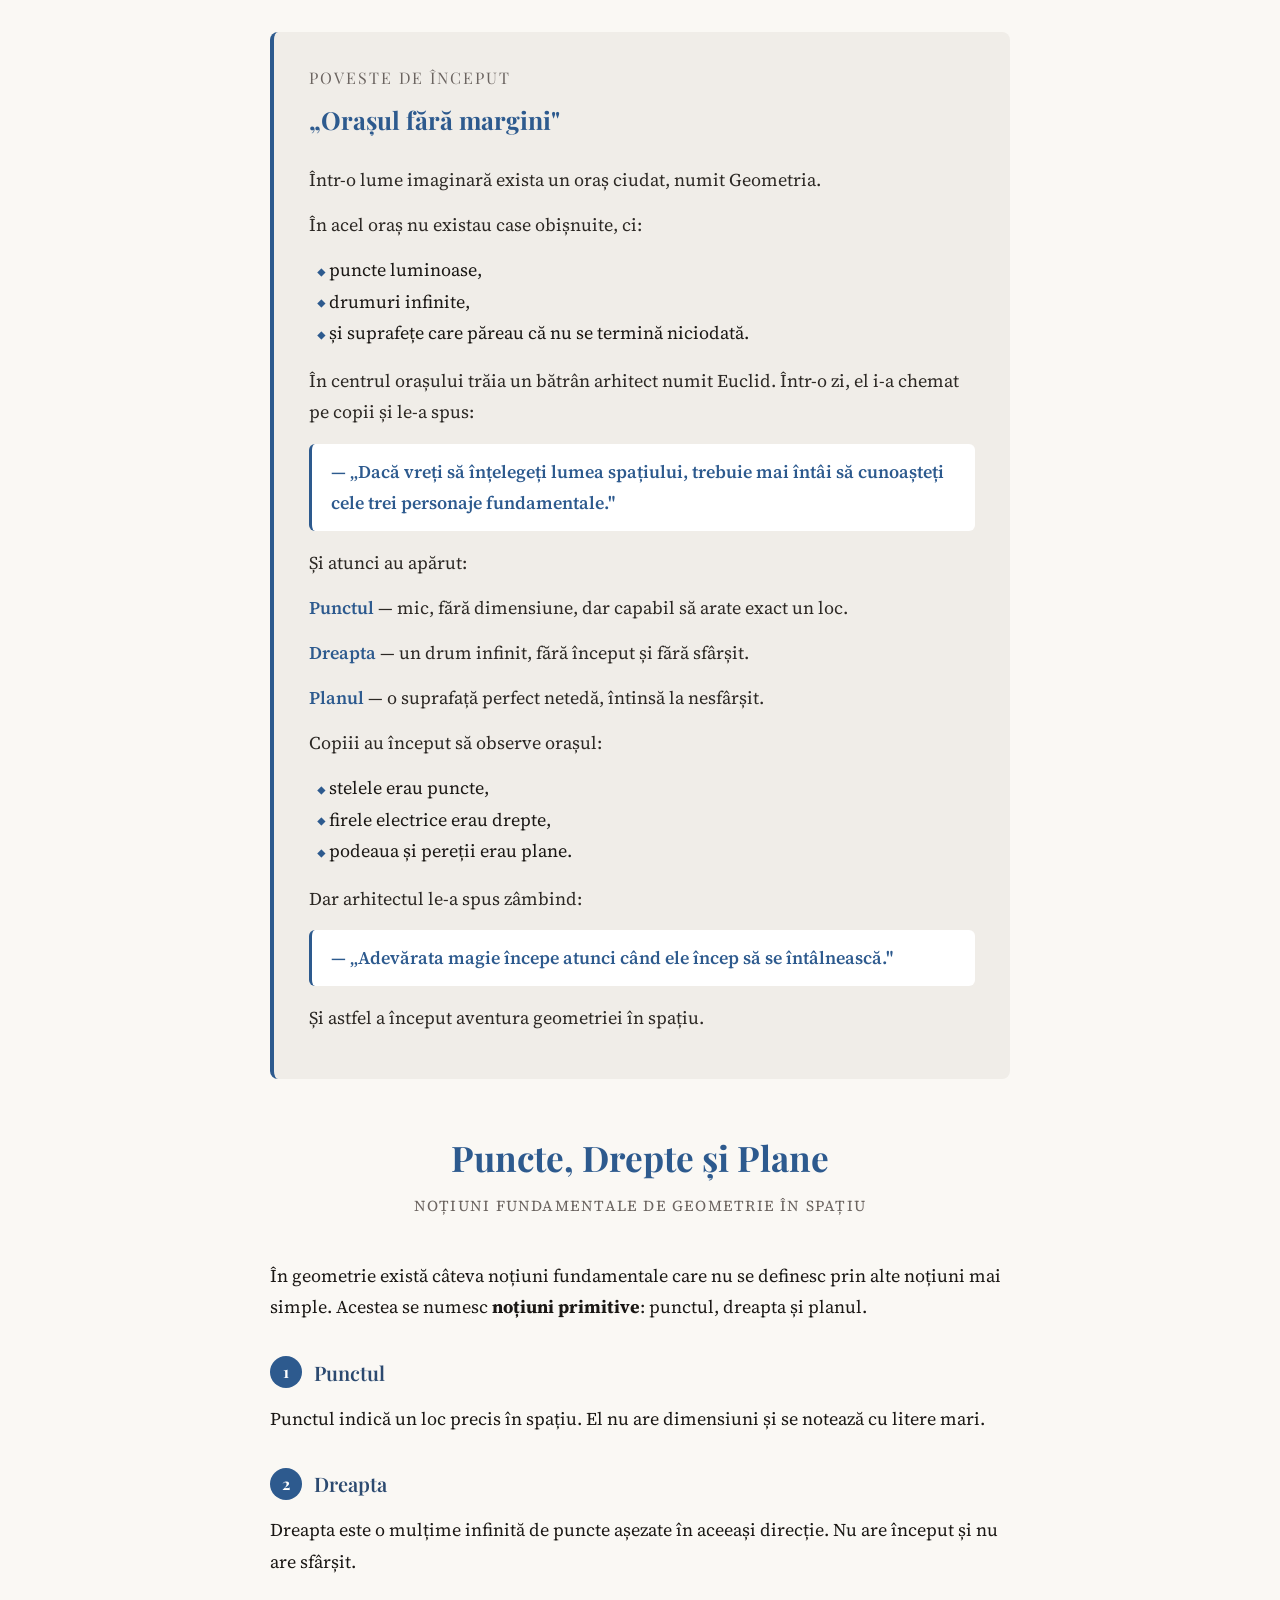
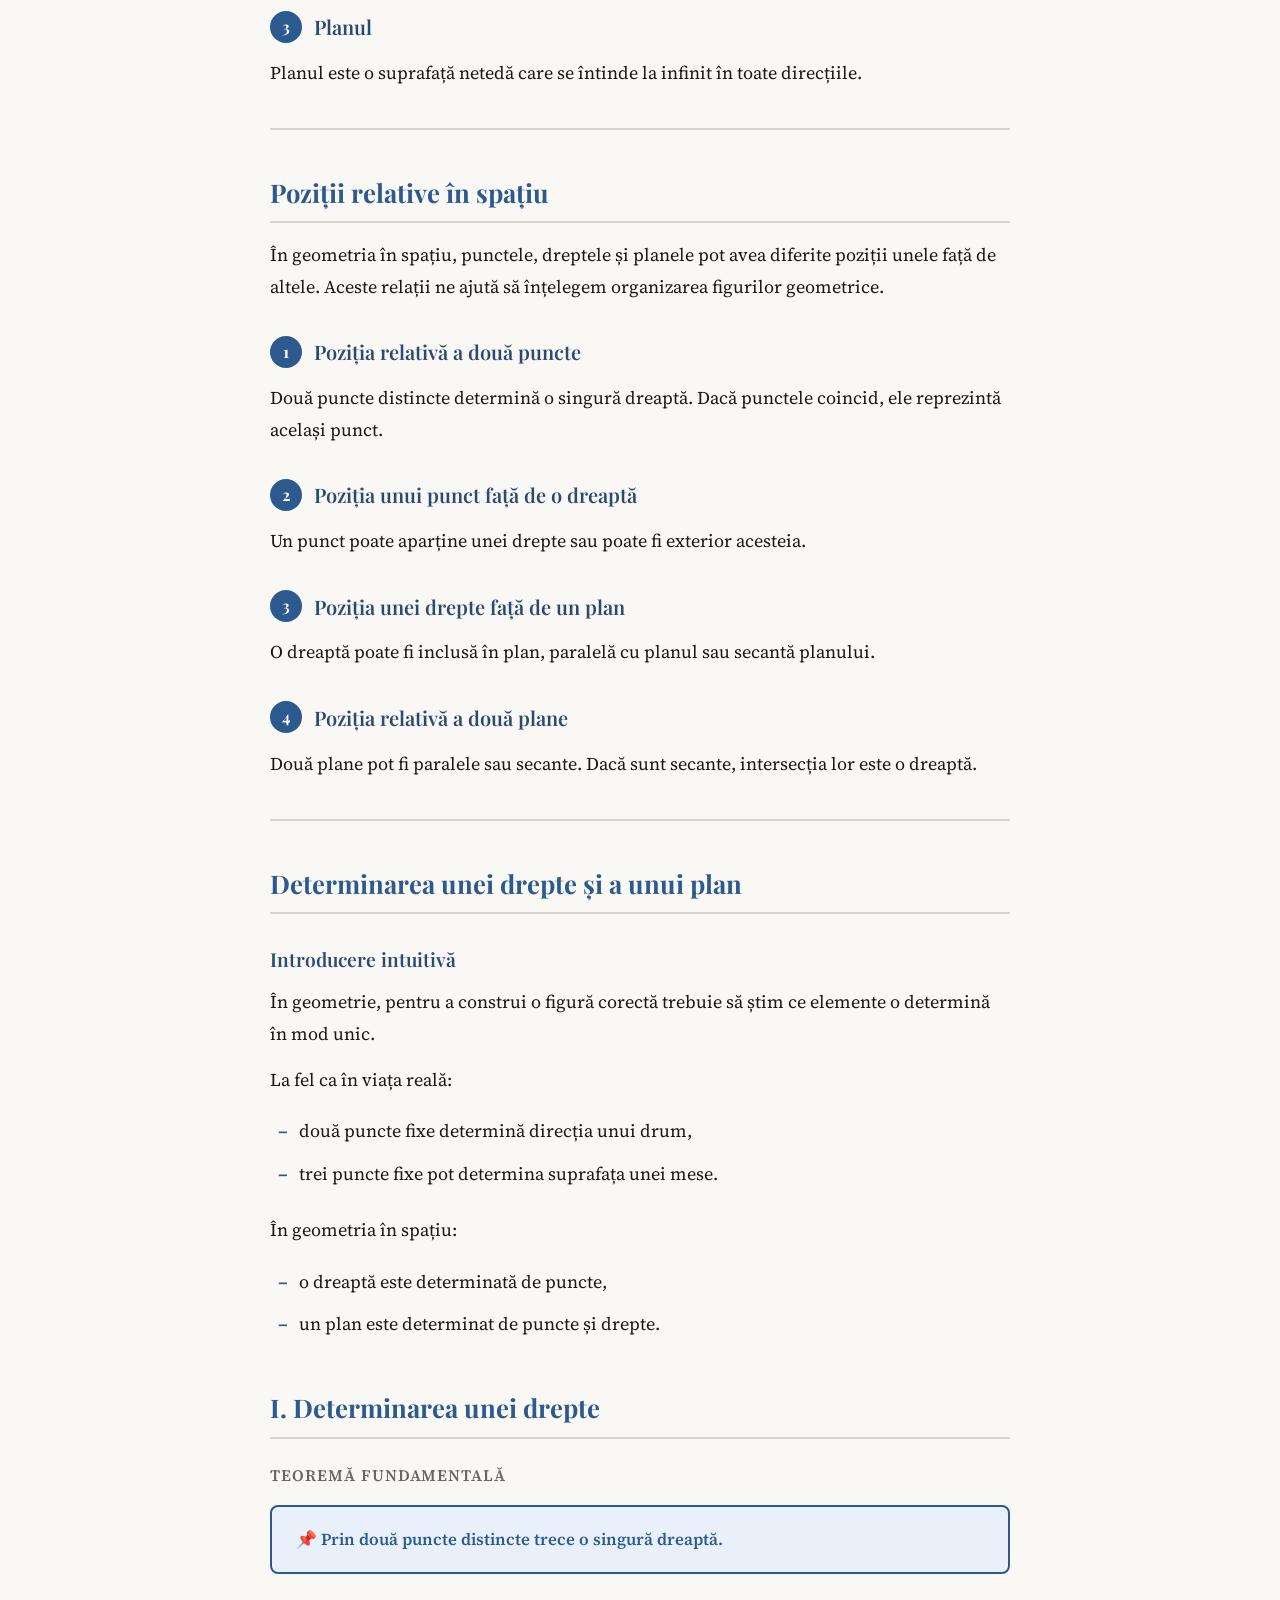
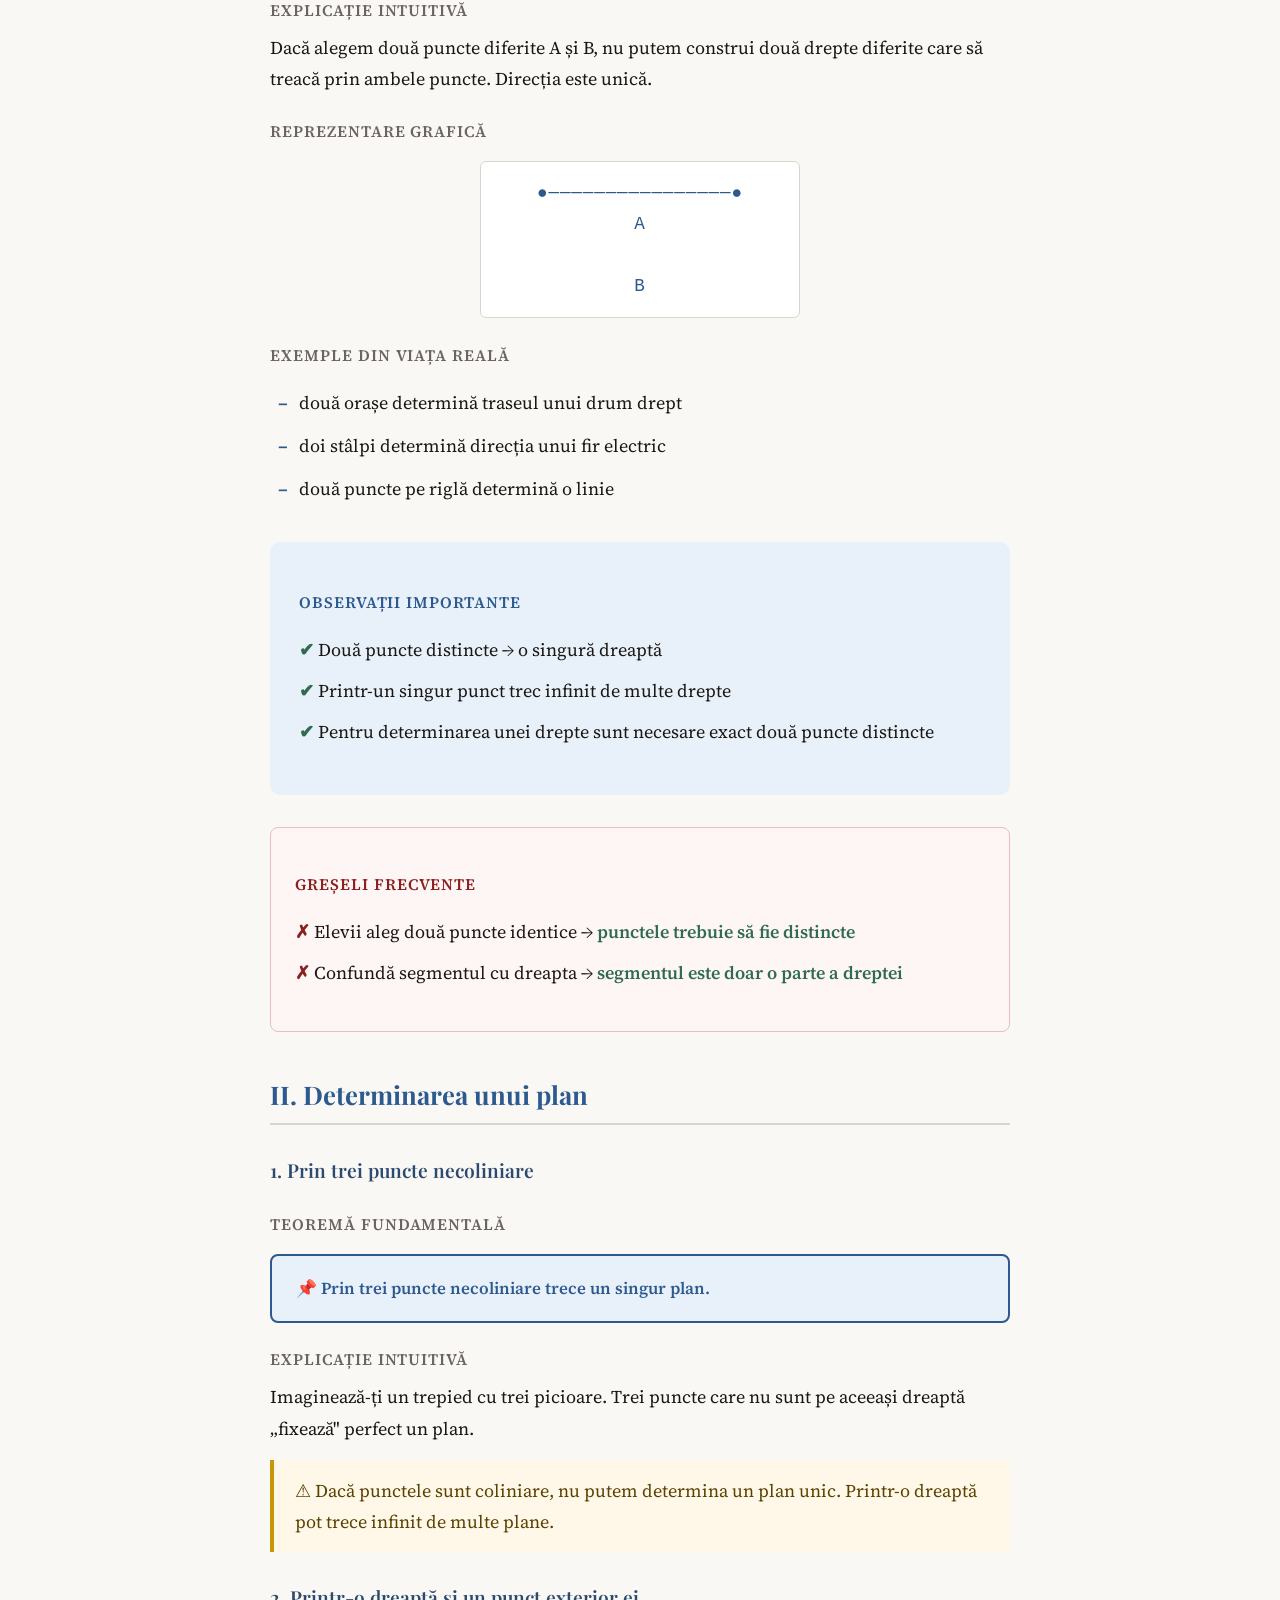
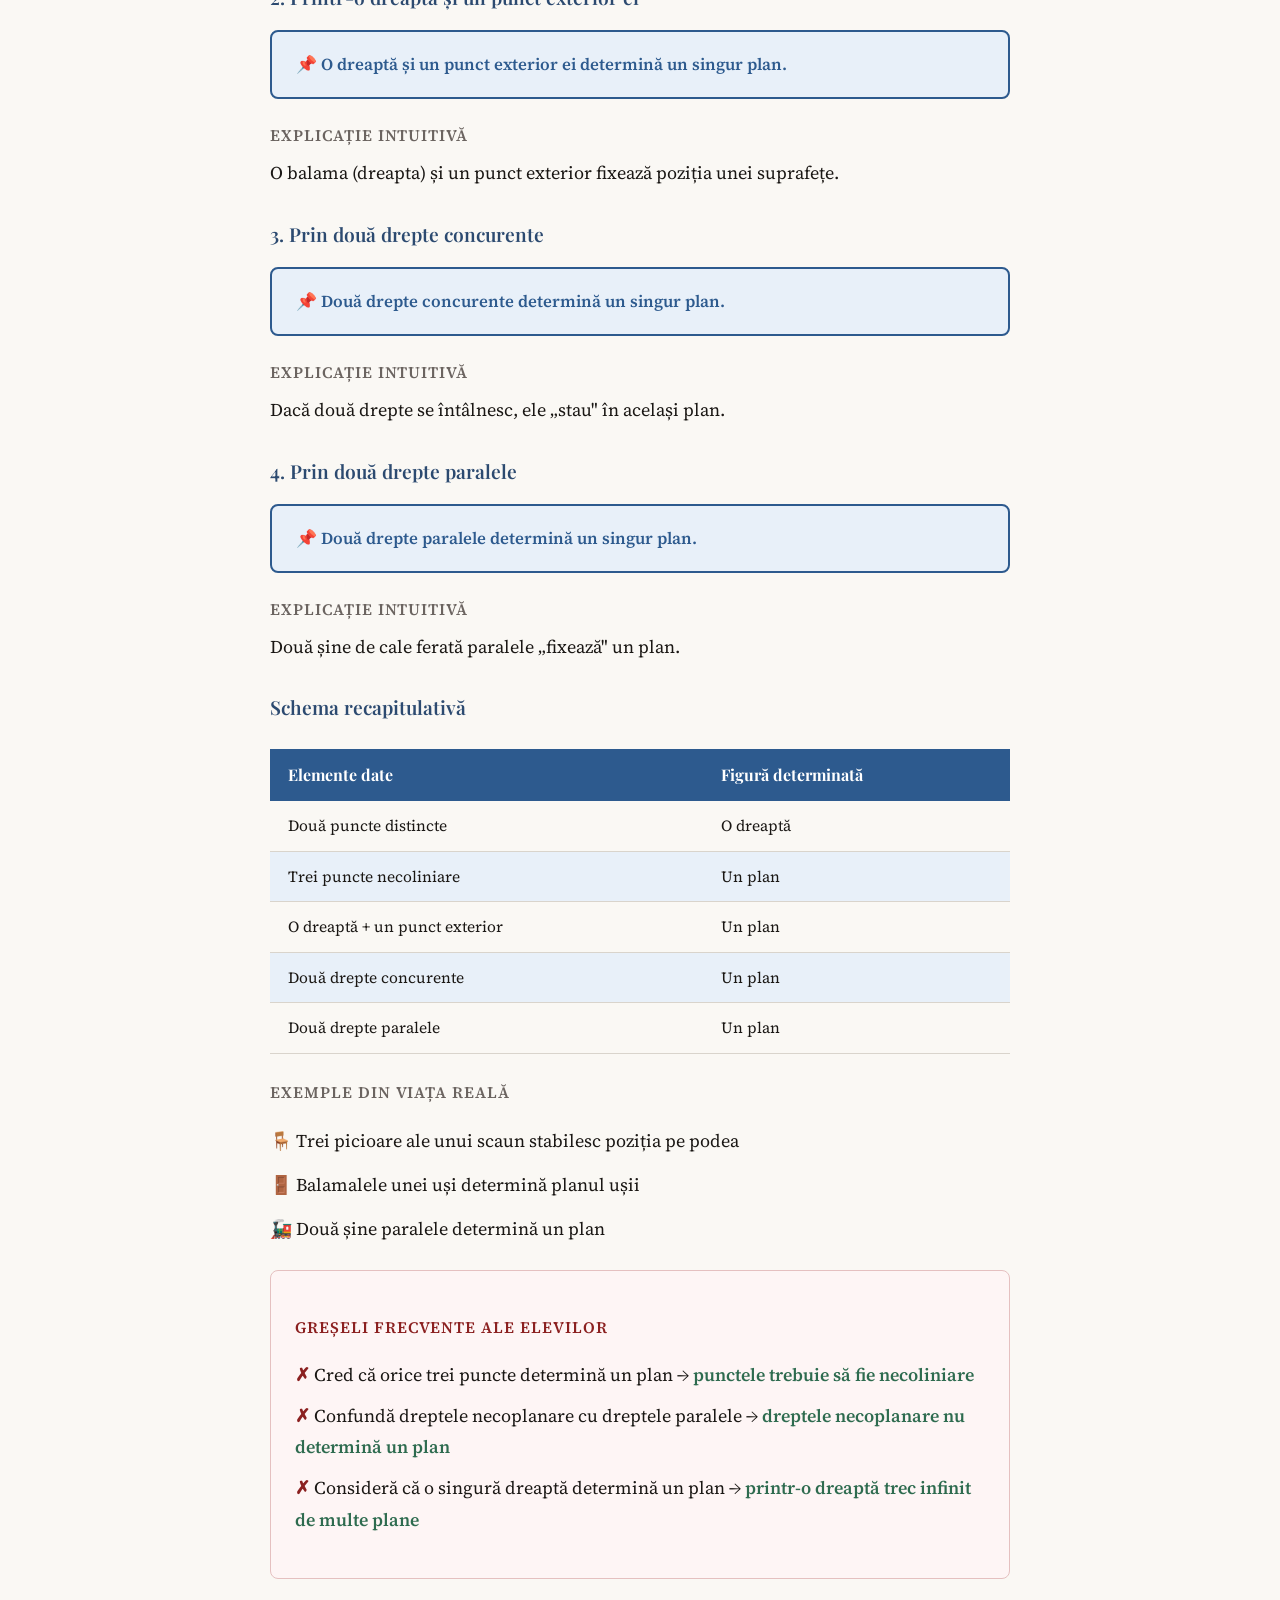
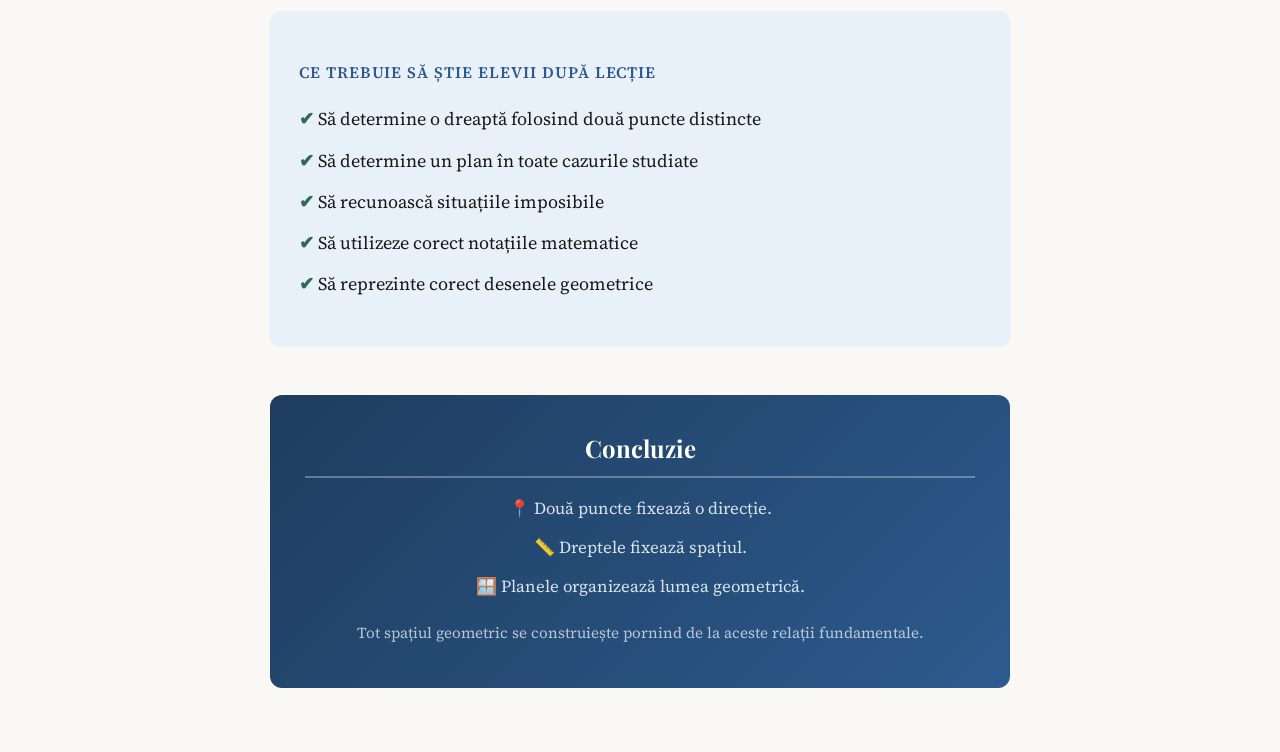
<file: puncte-drepte-plane/Puncte_Drepte_Plane.html>
<!DOCTYPE html>
<html lang="ro">
<head>
  <meta charset="UTF-8">
  <meta name="viewport" content="width=device-width, initial-scale=1.0">
  <title>Puncte, Drepte, Plane</title>
  <link href="https://fonts.googleapis.com/css2?family=Playfair+Display:wght@600;700&family=Source+Serif+4:ital,wght@0,300;0,400;0,600&display=swap" rel="stylesheet">
  <style>
    :root {
      --bg: #faf8f4;
      --text: #1a1714;
      --accent: #2d5a8e;
      --accent-light: #e8f0f9;
      --muted: #6b6460;
      --border: #d9d4cc;
      --story-bg: #f0ede8;
      --green: #2e6b4f;
      --red: #8b2020;
      --card: #fff;
    }

    * { box-sizing: border-box; margin: 0; padding: 0; }

    body {
      background: var(--bg);
      color: var(--text);
      font-family: 'Source Serif 4', Georgia, serif;
      font-size: 18px;
      line-height: 1.75;
      padding: 2rem 1rem 4rem;
    }

    .page {
      max-width: 740px;
      margin: 0 auto;
    }

    /* ── STORY SECTION ── */
    .story {
      background: var(--story-bg);
      border-left: 4px solid var(--accent);
      border-radius: 8px;
      padding: 2rem 2.2rem;
      margin-bottom: 3rem;
    }

    .story-title {
      font-family: 'Playfair Display', Georgia, serif;
      font-size: 1rem;
      letter-spacing: 0.12em;
      text-transform: uppercase;
      color: var(--muted);
      margin-bottom: 0.4rem;
    }

    .story-subtitle {
      font-family: 'Playfair Display', Georgia, serif;
      font-size: 1.55rem;
      font-weight: 700;
      color: var(--accent);
      margin-bottom: 1.4rem;
    }

    .story p {
      margin-bottom: 0.85rem;
      color: #2c2824;
    }

    .story .speech {
      background: var(--card);
      border-radius: 6px;
      padding: 0.75rem 1.2rem;
      margin: 1rem 0;
      border-left: 3px solid var(--accent);
      color: var(--accent);
      font-weight: 600;
    }

    .story ul {
      list-style: none;
      padding-left: 0.5rem;
      margin: 0.5rem 0 1rem;
    }

    .story ul li::before {
      content: "◆ ";
      color: var(--accent);
      font-size: 0.65em;
      vertical-align: middle;
    }

    .character {
      display: inline-block;
      font-weight: 600;
      color: var(--accent);
    }

    /* ── MAIN HEADINGS ── */
    h1.main-title {
      font-family: 'Playfair Display', Georgia, serif;
      font-size: 2.2rem;
      font-weight: 700;
      color: var(--accent);
      text-align: center;
      margin-bottom: 0.3rem;
    }

    .subtitle-line {
      text-align: center;
      color: var(--muted);
      font-size: 0.95rem;
      letter-spacing: 0.08em;
      text-transform: uppercase;
      margin-bottom: 2.5rem;
    }

    h2 {
      font-family: 'Playfair Display', Georgia, serif;
      font-size: 1.6rem;
      font-weight: 700;
      color: var(--accent);
      margin: 2.5rem 0 1rem;
      padding-bottom: 0.4rem;
      border-bottom: 2px solid var(--border);
    }

    h3 {
      font-family: 'Playfair Display', Georgia, serif;
      font-size: 1.2rem;
      font-weight: 600;
      color: #2c4a70;
      margin: 1.8rem 0 0.6rem;
    }

    h4 {
      font-size: 1rem;
      font-weight: 600;
      color: var(--muted);
      letter-spacing: 0.06em;
      text-transform: uppercase;
      margin: 1.4rem 0 0.5rem;
    }

    /* ── NUMBERED SECTION HEADERS ── */
    .section-number {
      display: inline-flex;
      align-items: center;
      justify-content: center;
      width: 2rem;
      height: 2rem;
      background: var(--accent);
      color: #fff;
      border-radius: 50%;
      font-family: 'Playfair Display', serif;
      font-size: 1rem;
      font-weight: 700;
      margin-right: 0.75rem;
      flex-shrink: 0;
    }

    .numbered-section {
      display: flex;
      align-items: center;
      margin: 2rem 0 0.8rem;
    }

    .numbered-section h3 {
      margin: 0;
      font-size: 1.25rem;
    }

    /* ── THEOREM BOX ── */
    .theorem {
      background: var(--accent-light);
      border: 2px solid var(--accent);
      border-radius: 8px;
      padding: 1.1rem 1.5rem;
      margin: 1rem 0;
      font-weight: 600;
      color: var(--accent);
      font-size: 1.05rem;
    }

    .theorem::before {
      content: "📌 ";
    }

    /* ── WARNING/NOTE BOX ── */
    .note {
      background: #fff8e8;
      border-left: 4px solid #c8960a;
      border-radius: 0 6px 6px 0;
      padding: 0.9rem 1.3rem;
      margin: 1rem 0;
      color: #5a4200;
    }

    /* ── GRAPHIC REPRESENTATION ── */
    .graphic-repr {
      font-family: 'Courier New', monospace;
      background: var(--card);
      border: 1px solid var(--border);
      border-radius: 6px;
      padding: 1rem 1.5rem;
      text-align: center;
      letter-spacing: 0.05em;
      margin: 1rem auto;
      max-width: 320px;
      color: var(--accent);
      font-size: 1.1rem;
    }

    /* ── LISTS ── */
    ul.content-list {
      padding-left: 0;
      list-style: none;
      margin: 0.8rem 0 1.2rem;
    }

    ul.content-list li {
      padding: 0.35rem 0 0.35rem 1.8rem;
      position: relative;
    }

    ul.content-list li::before {
      content: "–";
      position: absolute;
      left: 0.5rem;
      color: var(--accent);
      font-weight: 700;
    }

    /* ── CHECK/CROSS LISTS ── */
    .checklist {
      list-style: none;
      padding: 0;
      margin: 0.8rem 0 1.2rem;
    }

    .checklist li {
      padding: 0.3rem 0;
    }

    .ok { color: var(--green); font-weight: 600; }
    .err { color: var(--red); font-weight: 600; }

    /* ── EMOJI LISTS ── */
    .emoji-list {
      list-style: none;
      padding: 0;
      margin: 0.8rem 0 1.2rem;
    }

    .emoji-list li {
      padding: 0.4rem 0;
    }

    /* ── MISTAKES SECTION ── */
    .mistakes {
      background: #fef5f5;
      border: 1px solid #e5c0c0;
      border-radius: 8px;
      padding: 1.2rem 1.5rem;
      margin: 1.2rem 0;
    }

    .mistakes h4 {
      color: var(--red);
    }

    /* ── SUMMARY SECTION ── */
    .summary {
      background: var(--accent-light);
      border-radius: 10px;
      padding: 1.5rem 1.8rem;
      margin: 2rem 0;
    }

    .summary h4 {
      color: var(--accent);
    }

    /* ── TABLE ── */
    .table-wrap {
      overflow-x: auto;
      margin: 1.5rem 0;
    }

    table {
      width: 100%;
      border-collapse: collapse;
      font-size: 0.97rem;
    }

    thead tr {
      background: var(--accent);
      color: #fff;
    }

    thead th {
      padding: 0.75rem 1.1rem;
      text-align: left;
      font-family: 'Playfair Display', serif;
      font-size: 1rem;
    }

    tbody tr:nth-child(even) {
      background: var(--accent-light);
    }

    tbody td {
      padding: 0.7rem 1.1rem;
      border-bottom: 1px solid var(--border);
    }

    /* ── CONCLUSION ── */
    .conclusion {
      background: linear-gradient(135deg, #1e3d5e 0%, #2d5a8e 100%);
      color: #e8f0f9;
      border-radius: 12px;
      padding: 2rem 2.2rem;
      margin-top: 3rem;
      text-align: center;
    }

    .conclusion h2 {
      color: #fff;
      border-bottom-color: rgba(255,255,255,0.3);
      font-size: 1.5rem;
      margin-top: 0;
    }

    .conclusion p {
      font-size: 1.05rem;
      margin: 0.6rem 0;
      opacity: 0.92;
    }

    p {
      margin-bottom: 0.9rem;
    }

    hr {
      border: none;
      border-top: 2px solid var(--border);
      margin: 2.5rem 0;
    }
  </style>
</head>
<body>
<div class="page">

  <!-- STORY -->
  <div class="story">
    <div class="story-title">Poveste de început</div>
    <div class="story-subtitle">„Orașul fără margini"</div>

    <p>Într-o lume imaginară exista un oraș ciudat, numit Geometria.</p>
    <p>În acel oraș nu existau case obișnuite, ci:</p>
    <ul>
      <li>puncte luminoase,</li>
      <li>drumuri infinite,</li>
      <li>și suprafețe care păreau că nu se termină niciodată.</li>
    </ul>

    <p>În centrul orașului trăia un bătrân arhitect numit Euclid. Într-o zi, el i-a chemat pe copii și le-a spus:</p>

    <div class="speech">— „Dacă vreți să înțelegeți lumea spațiului, trebuie mai întâi să cunoașteți cele trei personaje fundamentale."</div>

    <p>Și atunci au apărut:</p>
    <p><span class="character">Punctul</span> — mic, fără dimensiune, dar capabil să arate exact un loc.</p>
    <p><span class="character">Dreapta</span> — un drum infinit, fără început și fără sfârșit.</p>
    <p><span class="character">Planul</span> — o suprafață perfect netedă, întinsă la nesfârșit.</p>

    <p>Copiii au început să observe orașul:</p>
    <ul>
      <li>stelele erau puncte,</li>
      <li>firele electrice erau drepte,</li>
      <li>podeaua și pereții erau plane.</li>
    </ul>

    <p>Dar arhitectul le-a spus zâmbind:</p>
    <div class="speech">— „Adevărata magie începe atunci când ele încep să se întâlnească."</div>
    <p>Și astfel a început aventura geometriei în spațiu.</p>
  </div>

  <!-- TITLE -->
  <h1 class="main-title">Puncte, Drepte și Plane</h1>
  <div class="subtitle-line">Noțiuni fundamentale de geometrie în spațiu</div>

  <p>În geometrie există câteva noțiuni fundamentale care nu se definesc prin alte noțiuni mai simple. Acestea se numesc <strong>noțiuni primitive</strong>: punctul, dreapta și planul.</p>

  <!-- 1. PUNCTUL -->
  <div class="numbered-section">
    <span class="section-number">1</span>
    <h3>Punctul</h3>
  </div>
  <p>Punctul indică un loc precis în spațiu. El nu are dimensiuni și se notează cu litere mari.</p>

  <!-- 2. DREAPTA -->
  <div class="numbered-section">
    <span class="section-number">2</span>
    <h3>Dreapta</h3>
  </div>
  <p>Dreapta este o mulțime infinită de puncte așezate în aceeași direcție. Nu are început și nu are sfârșit.</p>

  <!-- 3. PLANUL -->
  <div class="numbered-section">
    <span class="section-number">3</span>
    <h3>Planul</h3>
  </div>
  <p>Planul este o suprafață netedă care se întinde la infinit în toate direcțiile.</p>

  <hr>

  <!-- POZITII RELATIVE -->
  <h2>Poziții relative în spațiu</h2>
  <p>În geometria în spațiu, punctele, dreptele și planele pot avea diferite poziții unele față de altele. Aceste relații ne ajută să înțelegem organizarea figurilor geometrice.</p>

  <div class="numbered-section">
    <span class="section-number">1</span>
    <h3>Poziția relativă a două puncte</h3>
  </div>
  <p>Două puncte distincte determină o singură dreaptă. Dacă punctele coincid, ele reprezintă același punct.</p>

  <div class="numbered-section">
    <span class="section-number">2</span>
    <h3>Poziția unui punct față de o dreaptă</h3>
  </div>
  <p>Un punct poate aparține unei drepte sau poate fi exterior acesteia.</p>

  <div class="numbered-section">
    <span class="section-number">3</span>
    <h3>Poziția unei drepte față de un plan</h3>
  </div>
  <p>O dreaptă poate fi inclusă în plan, paralelă cu planul sau secantă planului.</p>

  <div class="numbered-section">
    <span class="section-number">4</span>
    <h3>Poziția relativă a două plane</h3>
  </div>
  <p>Două plane pot fi paralele sau secante. Dacă sunt secante, intersecția lor este o dreaptă.</p>

  <hr>

  <!-- DETERMINAREA -->
  <h2>Determinarea unei drepte și a unui plan</h2>

  <h3>Introducere intuitivă</h3>
  <p>În geometrie, pentru a construi o figură corectă trebuie să știm ce elemente o determină în mod unic.</p>
  <p>La fel ca în viața reală:</p>
  <ul class="content-list">
    <li>două puncte fixe determină direcția unui drum,</li>
    <li>trei puncte fixe pot determina suprafața unei mese.</li>
  </ul>
  <p>În geometria în spațiu:</p>
  <ul class="content-list">
    <li>o dreaptă este determinată de puncte,</li>
    <li>un plan este determinat de puncte și drepte.</li>
  </ul>

  <!-- I. DREAPTA -->
  <h2>I. Determinarea unei drepte</h2>

  <h4>Teoremă fundamentală</h4>
  <div class="theorem">Prin două puncte distincte trece o singură dreaptă.</div>

  <h4>Explicație intuitivă</h4>
  <p>Dacă alegem două puncte diferite A și B, nu putem construi două drepte diferite care să treacă prin ambele puncte. Direcția este unică.</p>

  <h4>Reprezentare grafică</h4>
  <div class="graphic-repr">●────────────────●<br>A &nbsp;&nbsp;&nbsp;&nbsp;&nbsp;&nbsp;&nbsp;&nbsp;&nbsp;&nbsp;&nbsp;&nbsp;&nbsp;&nbsp;&nbsp;&nbsp;&nbsp;&nbsp;&nbsp;&nbsp;&nbsp;&nbsp; B</div>

  <h4>Exemple din viața reală</h4>
  <ul class="content-list">
    <li>două orașe determină traseul unui drum drept</li>
    <li>doi stâlpi determină direcția unui fir electric</li>
    <li>două puncte pe riglă determină o linie</li>
  </ul>

  <div class="summary">
    <h4>Observații importante</h4>
    <ul class="checklist">
      <li><span class="ok">✔</span> Două puncte distincte → o singură dreaptă</li>
      <li><span class="ok">✔</span> Printr-un singur punct trec infinit de multe drepte</li>
      <li><span class="ok">✔</span> Pentru determinarea unei drepte sunt necesare exact două puncte distincte</li>
    </ul>
  </div>

  <div class="mistakes">
    <h4>Greșeli frecvente</h4>
    <ul class="checklist">
      <li><span class="err">✗</span> Elevii aleg două puncte identice → <span class="ok">punctele trebuie să fie distincte</span></li>
      <li><span class="err">✗</span> Confundă segmentul cu dreapta → <span class="ok">segmentul este doar o parte a dreptei</span></li>
    </ul>
  </div>

  <!-- II. PLANUL -->
  <h2>II. Determinarea unui plan</h2>

  <h3>1. Prin trei puncte necoliniare</h3>
  <h4>Teoremă fundamentală</h4>
  <div class="theorem">Prin trei puncte necoliniare trece un singur plan.</div>
  <h4>Explicație intuitivă</h4>
  <p>Imaginează-ți un trepied cu trei picioare. Trei puncte care nu sunt pe aceeași dreaptă „fixează" perfect un plan.</p>
  <div class="note">⚠ Dacă punctele sunt coliniare, nu putem determina un plan unic. Printr-o dreaptă pot trece infinit de multe plane.</div>

  <h3>2. Printr-o dreaptă și un punct exterior ei</h3>
  <div class="theorem">O dreaptă și un punct exterior ei determină un singur plan.</div>
  <h4>Explicație intuitivă</h4>
  <p>O balama (dreapta) și un punct exterior fixează poziția unei suprafețe.</p>

  <h3>3. Prin două drepte concurente</h3>
  <div class="theorem">Două drepte concurente determină un singur plan.</div>
  <h4>Explicație intuitivă</h4>
  <p>Dacă două drepte se întâlnesc, ele „stau" în același plan.</p>

  <h3>4. Prin două drepte paralele</h3>
  <div class="theorem">Două drepte paralele determină un singur plan.</div>
  <h4>Explicație intuitivă</h4>
  <p>Două șine de cale ferată paralele „fixează" un plan.</p>

  <!-- SCHEMA -->
  <h3>Schema recapitulativă</h3>
  <div class="table-wrap">
    <table>
      <thead>
        <tr>
          <th>Elemente date</th>
          <th>Figură determinată</th>
        </tr>
      </thead>
      <tbody>
        <tr><td>Două puncte distincte</td><td>O dreaptă</td></tr>
        <tr><td>Trei puncte necoliniare</td><td>Un plan</td></tr>
        <tr><td>O dreaptă + un punct exterior</td><td>Un plan</td></tr>
        <tr><td>Două drepte concurente</td><td>Un plan</td></tr>
        <tr><td>Două drepte paralele</td><td>Un plan</td></tr>
      </tbody>
    </table>
  </div>

  <h4>Exemple din viața reală</h4>
  <ul class="emoji-list">
    <li>🪑 Trei picioare ale unui scaun stabilesc poziția pe podea</li>
    <li>🚪 Balamalele unei uși determină planul ușii</li>
    <li>🚂 Două șine paralele determină un plan</li>
  </ul>

  <div class="mistakes">
    <h4>Greșeli frecvente ale elevilor</h4>
    <ul class="checklist">
      <li><span class="err">✗</span> Cred că orice trei puncte determină un plan → <span class="ok">punctele trebuie să fie necoliniare</span></li>
      <li><span class="err">✗</span> Confundă dreptele necoplanare cu dreptele paralele → <span class="ok">dreptele necoplanare nu determină un plan</span></li>
      <li><span class="err">✗</span> Consideră că o singură dreaptă determină un plan → <span class="ok">printr-o dreaptă trec infinit de multe plane</span></li>
    </ul>
  </div>

  <div class="summary">
    <h4>Ce trebuie să știe elevii după lecție</h4>
    <ul class="checklist">
      <li><span class="ok">✔</span> Să determine o dreaptă folosind două puncte distincte</li>
      <li><span class="ok">✔</span> Să determine un plan în toate cazurile studiate</li>
      <li><span class="ok">✔</span> Să recunoască situațiile imposibile</li>
      <li><span class="ok">✔</span> Să utilizeze corect notațiile matematice</li>
      <li><span class="ok">✔</span> Să reprezinte corect desenele geometrice</li>
    </ul>
  </div>

  <!-- CONCLUSION -->
  <div class="conclusion">
    <h2>Concluzie</h2>
    <p>📍 Două puncte fixează o direcție.</p>
    <p>📏 Dreptele fixează spațiul.</p>
    <p>🪟 Planele organizează lumea geometrică.</p>
    <p style="margin-top:1.2rem; opacity:0.75; font-size:0.95rem;">Tot spațiul geometric se construiește pornind de la aceste relații fundamentale.</p>
  </div>

</div>
</body>
</html>
</file>
